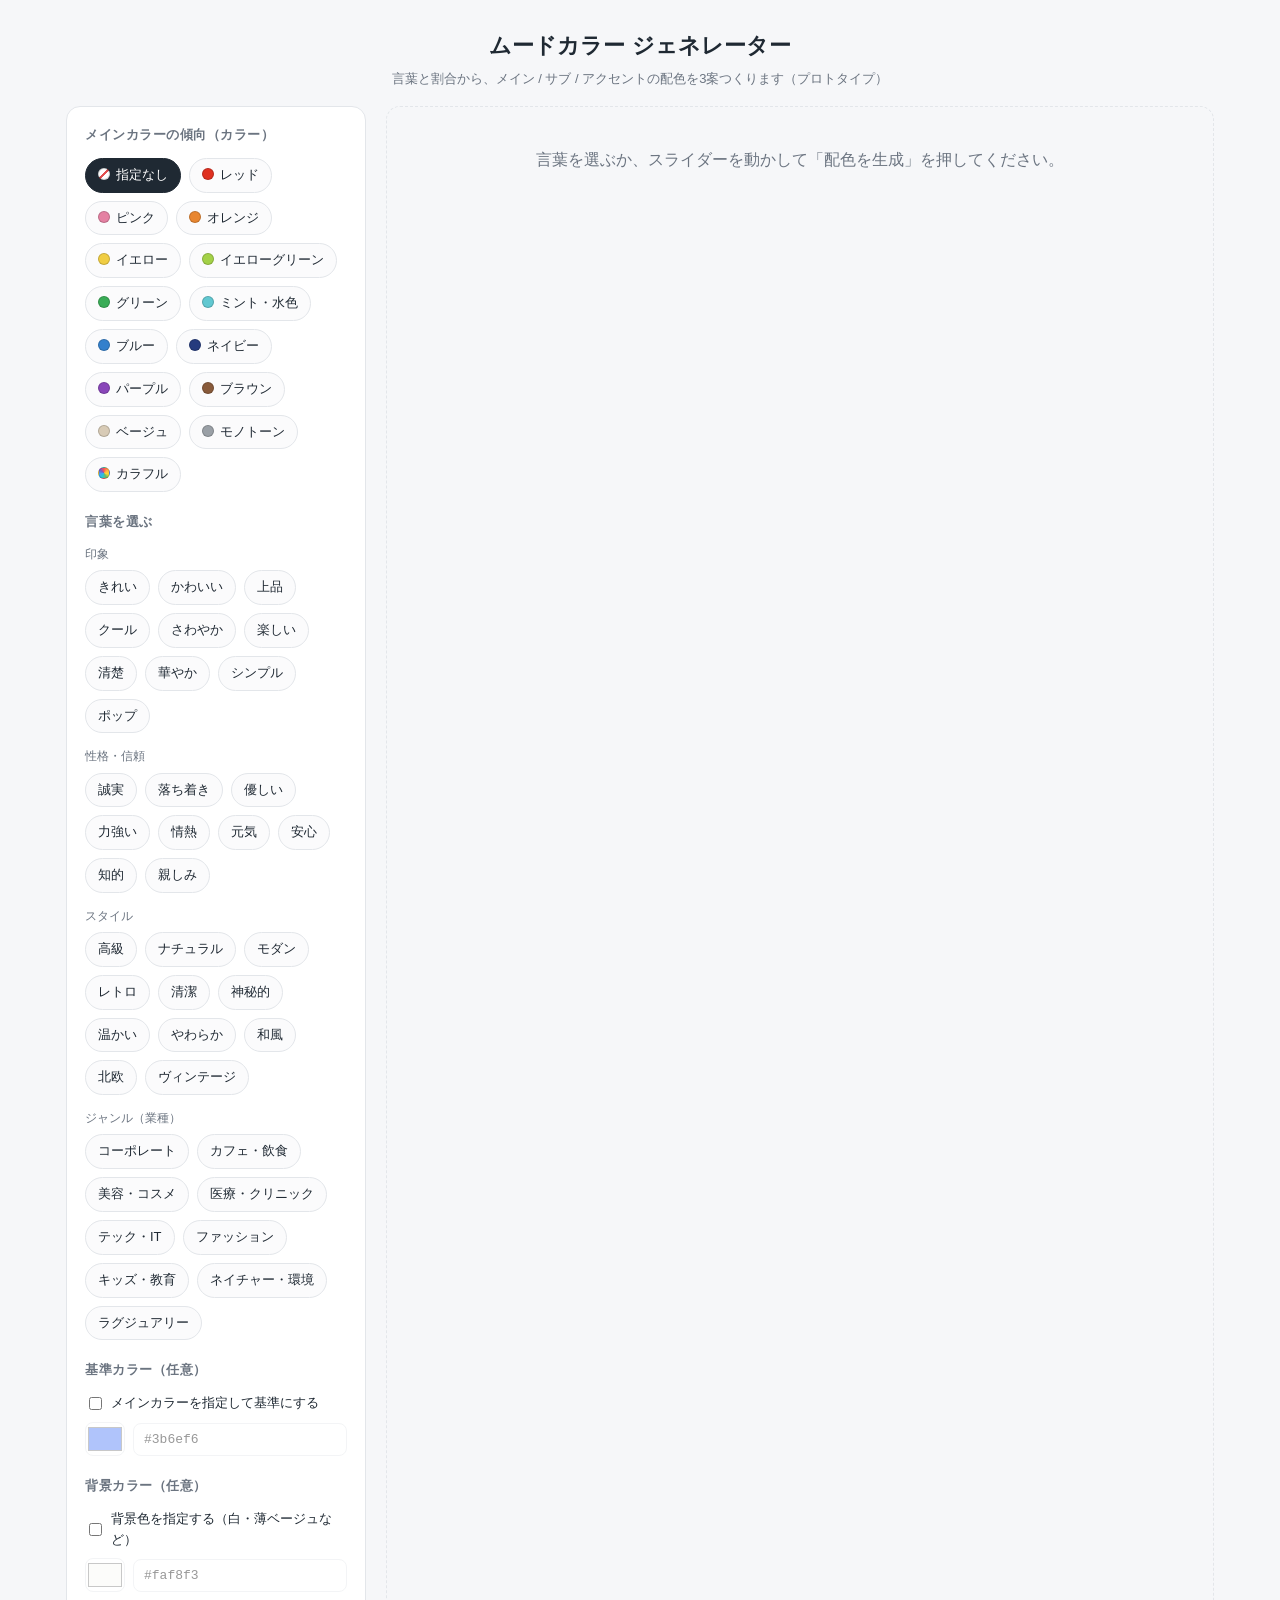
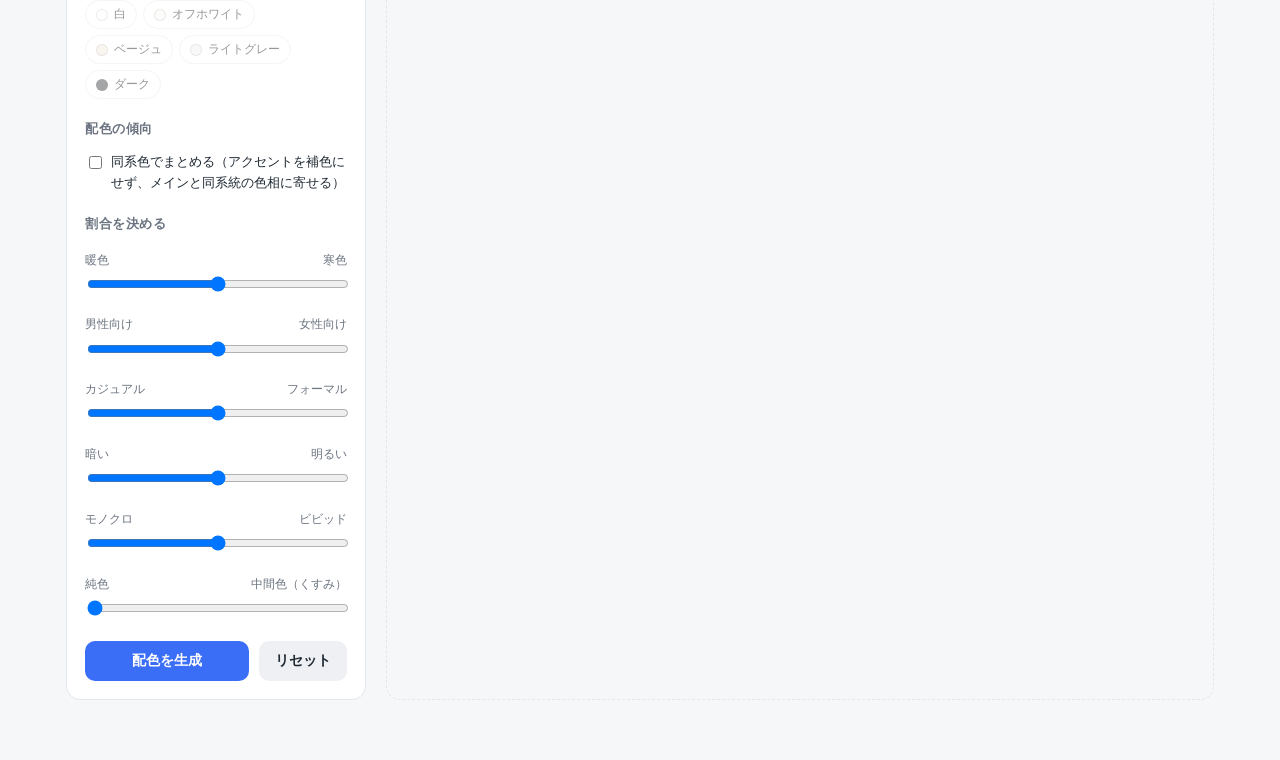
<file: palette/index.html>
<!DOCTYPE html>
<html lang="ja">
<head>
<meta charset="UTF-8">
<meta name="viewport" content="width=device-width, initial-scale=1.0">
<title>ムードカラー ジェネレーター（プロトタイプ）</title>
<style>
  :root {
    --bg: #f6f7f9;
    --card: #ffffff;
    --line: #e3e6ea;
    --ink: #1f2933;
    --muted: #6b7480;
    --accent: #3b6ef6;
  }
  * { box-sizing: border-box; }
  body {
    margin: 0;
    font-family: -apple-system, "Hiragino Kaku Gothic ProN", "Yu Gothic", Meiryo, sans-serif;
    background: var(--bg);
    color: var(--ink);
    line-height: 1.6;
  }
  header {
    padding: 28px 20px 16px;
    text-align: center;
  }
  header h1 { margin: 0 0 6px; font-size: 22px; }
  header p { margin: 0; color: var(--muted); font-size: 13px; }
  .wrap {
    max-width: 1180px;
    margin: 0 auto;
    padding: 0 16px 60px;
    display: grid;
    grid-template-columns: 300px minmax(0, 1fr);
    gap: 20px;
  }
  @media (max-width: 860px) {
    .wrap { grid-template-columns: minmax(0, 1fr); }
  }
  .panel {
    background: var(--card);
    border: 1px solid var(--line);
    border-radius: 14px;
    padding: 18px;
  }
  .panel h2 {
    font-size: 13px;
    letter-spacing: .04em;
    color: var(--muted);
    margin: 0 0 12px;
    text-transform: uppercase;
  }
  .kw-group { margin-bottom: 14px; }
  .kw-group > span {
    display: block;
    font-size: 12px;
    color: var(--muted);
    margin-bottom: 6px;
  }
  .chips { display: flex; flex-wrap: wrap; gap: 8px; }
  .chip {
    position: relative;
    cursor: pointer;
    user-select: none;
  }
  .chip input { position: absolute; opacity: 0; pointer-events: none; }
  .chip span {
    display: inline-block;
    padding: 6px 12px;
    border: 1px solid var(--line);
    border-radius: 999px;
    font-size: 13px;
    background: #fbfbfc;
    transition: .15s;
  }
  .chip input:checked + span {
    background: var(--ink);
    color: #fff;
    border-color: var(--ink);
  }
  .chip.color i {
    display: inline-block;
    width: 12px; height: 12px;
    border-radius: 50%;
    margin-right: 6px;
    vertical-align: -1px;
    border: 1px solid rgba(0,0,0,.18);
  }
  .chip.color i.none {
    background: #fff;
    background-image: linear-gradient(135deg, transparent 44%, #e35050 44%, #e35050 56%, transparent 56%);
  }
  .slider { margin: 16px 0; }
  .slider label {
    display: flex;
    justify-content: space-between;
    font-size: 12px;
    color: var(--muted);
    margin-bottom: 4px;
  }
  .slider input[type=range] { width: 100%; }
  .btn-row { display: flex; gap: 10px; margin-top: 18px; }
  button {
    flex: 1;
    padding: 11px;
    border: 0;
    border-radius: 10px;
    font-size: 14px;
    font-weight: 600;
    cursor: pointer;
  }
  #gen { background: var(--accent); color: #fff; }
  #reset { background: #eef0f3; color: var(--ink); flex: 0 0 auto; padding: 11px 16px; }

  .basecolor { display: flex; align-items: center; gap: 8px; flex-wrap: wrap; }
  .basecolor .toggle { flex-basis: 100%; font-size: 13px; display: flex; align-items: center; gap: 6px; cursor: pointer; }
  .basecolor input[type=color] {
    width: 40px; height: 34px; padding: 0; border: 1px solid var(--line);
    border-radius: 8px; background: none; cursor: pointer;
  }
  .basecolor input[type=text] {
    flex: 1; min-width: 110px; padding: 8px 10px; border: 1px solid var(--line);
    border-radius: 8px; font-family: ui-monospace, Menlo, monospace; font-size: 13px;
  }
  .basecolor.off input[type=color],
  .basecolor.off input[type=text] { opacity: .4; pointer-events: none; }
  .basecolor .presets { flex-basis: 100%; display: flex; gap: 6px; flex-wrap: wrap; }
  .basecolor .presets button {
    flex: 0 0 auto; padding: 5px 10px; font-size: 12px; font-weight: 500;
    border: 1px solid var(--line); border-radius: 999px; background: #fff;
    cursor: pointer; display: flex; align-items: center; gap: 6px;
  }
  .basecolor .presets button i {
    width: 12px; height: 12px; border-radius: 50%;
    border: 1px solid rgba(0,0,0,.18); display: inline-block;
  }
  .basecolor.off .presets { opacity: .4; pointer-events: none; }

  .toggle-row {
    display: flex; align-items: flex-start; gap: 6px;
    font-size: 13px; cursor: pointer;
  }
  .toggle-row input { margin-top: 4px; }

  .patterns { display: grid; gap: 16px; }
  .pattern {
    background: var(--card);
    border: 1px solid var(--line);
    border-radius: 14px;
    overflow: hidden;
  }
  .pattern-head {
    display: flex;
    justify-content: space-between;
    align-items: center;
    padding: 12px 16px;
    border-bottom: 1px solid var(--line);
  }
  .pattern-head b { font-size: 14px; }
  .pattern-head small { color: var(--muted); font-size: 12px; }
  .swatches { display: grid; grid-template-columns: repeat(4, minmax(0, 1fr)); }
  .sw {
    aspect-ratio: 3 / 2;
    min-width: 0;
    overflow: hidden;
    display: flex;
    flex-direction: column;
    justify-content: flex-end;
    padding: 10px;
    cursor: pointer;
    position: relative;
  }
  .sw .role {
    font-size: 11px;
    opacity: .85;
    font-weight: 600;
  }
  .sw .hex {
    font-size: 12px;
    font-family: ui-monospace, Menlo, monospace;
    letter-spacing: 0;
  }
  .sw .copied {
    position: absolute; top: 8px; right: 10px;
    font-size: 11px; background: rgba(0,0,0,.35); color:#fff;
    padding: 2px 7px; border-radius: 6px; opacity: 0; transition:.2s;
  }
  .sw.show-copied .copied { opacity: 1; }
  .preview {
    display: flex;
    align-items: center;
    justify-content: space-between;
    gap: 12px;
    padding: 16px 18px;
    border-top: 1px solid var(--line);
  }
  .preview .pv-text { display: flex; flex-direction: column; gap: 2px; min-width: 0; }
  .preview .pv-text b { font-size: 15px; }
  .preview .pv-text small { font-size: 11px; }
  .preview .pv-btn {
    flex: 0 0 auto;
    padding: 8px 16px;
    border-radius: 8px;
    font-size: 13px;
    font-weight: 600;
  }
  .empty {
    color: var(--muted);
    text-align: center;
    padding: 40px 20px;
    border: 1px dashed var(--line);
    border-radius: 14px;
  }
</style>
</head>
<body>
<header>
  <h1>ムードカラー ジェネレーター</h1>
  <p>言葉と割合から、メイン / サブ / アクセントの配色を3案つくります（プロトタイプ）</p>
</header>

<div class="wrap">
  <!-- 入力パネル -->
  <div class="panel">
    <h2>メインカラーの傾向（カラー）</h2>
    <div id="colorfam" class="chips"></div>

    <h2 style="margin-top:20px">言葉を選ぶ</h2>
    <div id="keywords"></div>

    <h2 style="margin-top:20px">基準カラー（任意）</h2>
    <div class="basecolor off" id="basecolor">
      <label class="toggle"><input type="checkbox" id="useBase"> メインカラーを指定して基準にする</label>
      <input type="color" id="basePick" value="#3b6ef6">
      <input type="text" id="baseHex" value="#3b6ef6" spellcheck="false">
    </div>

    <h2 style="margin-top:20px">背景カラー（任意）</h2>
    <div class="basecolor off" id="bgcolor">
      <label class="toggle"><input type="checkbox" id="useBg"> 背景色を指定する（白・薄ベージュなど）</label>
      <input type="color" id="bgPick" value="#faf8f3">
      <input type="text" id="bgHex" value="#faf8f3" spellcheck="false">
      <div class="presets" id="bgPresets"></div>
    </div>

    <h2 style="margin-top:20px">配色の傾向</h2>
    <label class="toggle-row">
      <input type="checkbox" id="sameHue">
      同系色でまとめる（アクセントを補色にせず、メインと同系統の色相に寄せる）
    </label>

    <h2 style="margin-top:20px">割合を決める</h2>
    <div class="slider">
      <label><span>暖色</span><span>寒色</span></label>
      <input type="range" id="warm" min="-100" max="100" value="0">
    </div>
    <div class="slider">
      <label><span>男性向け</span><span>女性向け</span></label>
      <input type="range" id="gender" min="-100" max="100" value="0">
    </div>
    <div class="slider">
      <label><span>カジュアル</span><span>フォーマル</span></label>
      <input type="range" id="formal" min="-100" max="100" value="0">
    </div>
    <div class="slider">
      <label><span>暗い</span><span>明るい</span></label>
      <input type="range" id="light" min="-100" max="100" value="0">
    </div>
    <div class="slider">
      <label><span>モノクロ</span><span>ビビッド</span></label>
      <input type="range" id="vivid" min="-100" max="100" value="0">
    </div>
    <div class="slider">
      <label><span>純色</span><span>中間色（くすみ）</span></label>
      <input type="range" id="muted" min="0" max="100" value="0">
    </div>

    <div class="btn-row">
      <button id="gen">配色を生成</button>
      <button id="reset">リセット</button>
    </div>
  </div>

  <!-- 出力パネル -->
  <div id="output" class="patterns">
    <div class="empty">言葉を選ぶか、スライダーを動かして「配色を生成」を押してください。</div>
  </div>
</div>

<script>
/* ===== キーワード辞書 =====================================================
   各語に、色相(h)・彩度(s 0-1)・明度(l 0-1)の傾向と、
   3軸(warm: 暖-寒, gender: 男-女, formal: カジュアル-フォーマル)の寄与を持たせる。
   軸は -1(左) 〜 +1(右)。ここが「言葉→色」の心臓部で、ここを育てていく。 */
const KEYWORDS = {
  '印象': {
    'きれい':   { h: 200, s: .50, l: .66, warm: -.3, gender: +.2, formal: +.3 },
    'かわいい': { h: 340, s: .70, l: .76, warm: +.4, gender: +.9, formal: -.6 },
    '上品':     { h: 300, s: .30, l: .60, warm:  0,  gender: +.4, formal: +.7 },
    'クール':   { h: 205, s: .58, l: .42, warm: -.7, gender: -.4, formal: +.4 },
    'さわやか': { h: 165, s: .58, l: .64, warm: -.3, gender: +.1, formal: -.1 },
    '楽しい':   { h:  48, s: .85, l: .64, warm: +.5, gender: +.2, formal: -.8 },
    '清楚':     { h: 190, s: .28, l: .80, warm: -.2, gender: +.4, formal: +.3 },
    '華やか':   { h: 330, s: .72, l: .62, warm: +.3, gender: +.6, formal: -.1 },
    'シンプル': { h: 210, s: .10, l: .72, warm: -.1, gender:  0,  formal: +.5 },
    'ポップ':   { h:  55, s: .90, l: .66, warm: +.5, gender: +.2, formal: -.9 },
  },
  '性格・信頼': {
    '誠実':     { h: 220, s: .52, l: .46, warm: -.5, gender: -.3, formal: +.6 },
    '落ち着き': { h: 210, s: .30, l: .46, warm: -.4, gender:  0,  formal: +.5 },
    '優しい':   { h:  22, s: .45, l: .78, warm: +.5, gender: +.6, formal: -.2 },
    '力強い':   { h:   2, s: .68, l: .36, warm: +.4, gender: -.7, formal: +.3 },
    '情熱':     { h:   5, s: .88, l: .50, warm: +.9, gender: -.1, formal: -.2 },
    '元気':     { h:  35, s: .85, l: .60, warm: +.9, gender:  0,  formal: -.7 },
    '安心':     { h: 145, s: .40, l: .62, warm:  0,  gender: +.2, formal: +.2 },
    '知的':     { h: 230, s: .35, l: .42, warm: -.5, gender: -.2, formal: +.7 },
    '親しみ':   { h:  40, s: .65, l: .66, warm: +.7, gender: +.2, formal: -.5 },
  },
  'スタイル': {
    '高級':     { h: 275, s: .35, l: .26, warm: -.1, gender: -.2, formal: +.9 },
    'ナチュラル':{ h:  90, s: .40, l: .55, warm: +.1, gender: +.1, formal: -.2 },
    'モダン':   { h: 185, s: .24, l: .45, warm: -.2, gender: -.2, formal: +.6 },
    'レトロ':   { h:  30, s: .55, l: .50, warm: +.6, gender:  0,  formal:  0 },
    '清潔':     { h: 195, s: .34, l: .80, warm: -.4, gender:  0,  formal: +.3 },
    '神秘的':   { h: 270, s: .50, l: .32, warm: -.2, gender: +.2, formal: +.5 },
    '温かい':   { h:  25, s: .65, l: .62, warm: +.9, gender: +.2, formal: -.3 },
    'やわらか': { h:  45, s: .40, l: .82, warm: +.3, gender: +.5, formal: -.4 },
    '和風':     { h:   8, s: .32, l: .38, warm: +.4, gender: -.1, formal: +.5 },
    '北欧':     { h:  40, s: .20, l: .72, warm: +.1, gender: +.2, formal: +.2 },
    'ヴィンテージ':{ h: 28, s: .45, l: .44, warm: +.5, gender: -.1, formal: +.2 },
  },
  // muuuuu.org のカテゴリー検索を参考にした「業種・ジャンル」。
  // 各業種で実際に多い配色の傾向を種として持たせる（今後の拡張ポイント）。
  'ジャンル（業種）': {
    'コーポレート':     { h: 215, s: .55, l: .42, warm: -.5, gender: -.2, formal: +.8 },
    'カフェ・飲食':     { h:  25, s: .50, l: .48, warm: +.7, gender: +.1, formal: -.1 },
    '美容・コスメ':     { h: 345, s: .35, l: .74, warm: +.3, gender: +.8, formal: +.2 },
    '医療・クリニック': { h: 190, s: .45, l: .60, warm: -.4, gender:  0,  formal: +.4 },
    'テック・IT':       { h: 250, s: .55, l: .46, warm: -.3, gender: -.2, formal: +.5 },
    'ファッション':     { h: 280, s: .08, l: .24, warm: -.1, gender: +.1, formal: +.7 },
    'キッズ・教育':     { h:  45, s: .82, l: .66, warm: +.6, gender: +.3, formal: -.8 },
    'ネイチャー・環境': { h: 130, s: .45, l: .48, warm:  0,  gender: +.1, formal:  0 },
    'ラグジュアリー':   { h:  45, s: .55, l: .30, warm: +.3, gender:  0,  formal: +.9 },
  },
};

/* ===== カラー（メインの色系統） =========================================
   muuuuu.org の「カラー」カテゴリ相当。選ぶとメインの色相を固定寄りにする。
   mono=無彩色寄り / colorful=生成のたびに色相が変わる。 */
const COLORS = [
  { key: 'red',      name: 'レッド',           h:   5, s: .75, l: .50 },
  { key: 'pink',     name: 'ピンク',           h: 340, s: .65, l: .70 },
  { key: 'orange',   name: 'オレンジ',         h:  28, s: .80, l: .55 },
  { key: 'yellow',   name: 'イエロー',         h:  48, s: .85, l: .60 },
  { key: 'ygreen',   name: 'イエローグリーン', h:  80, s: .60, l: .55 },
  { key: 'green',    name: 'グリーン',         h: 135, s: .50, l: .45 },
  { key: 'teal',     name: 'ミント・水色',     h: 185, s: .55, l: .60 },
  { key: 'blue',     name: 'ブルー',           h: 210, s: .60, l: .50 },
  { key: 'navy',     name: 'ネイビー',         h: 225, s: .55, l: .32 },
  { key: 'purple',   name: 'パープル',         h: 275, s: .45, l: .50 },
  { key: 'brown',    name: 'ブラウン',         h:  25, s: .40, l: .38 },
  { key: 'beige',    name: 'ベージュ',         h:  38, s: .30, l: .78 },
  { key: 'mono',     name: 'モノトーン',       h: 220, s: .00, l: .50, mono: true },
  { key: 'colorful', name: 'カラフル',         h:   0, s: .70, l: .55, colorful: true },
];

/* ===== ユーティリティ ==================================================== */
const clamp = (v, lo, hi) => Math.max(lo, Math.min(hi, v));
const wrap  = (h) => ((h % 360) + 360) % 360;

// シード付き乱数（同じシードなら同じ結果 → 「別案」を再現・共有できる素地）
function mulberry32(a) {
  return function () {
    a |= 0; a = a + 0x6D2B79F5 | 0;
    let t = Math.imul(a ^ a >>> 15, 1 | a);
    t = t + Math.imul(t ^ t >>> 7, 61 | t) ^ t;
    return ((t ^ t >>> 14) >>> 0) / 4294967296;
  };
}
// -amt 〜 +amt の微ゆらぎ（色相・彩度・明度に「案ごとの揺れ」を与える）
const jit = (rng, amt) => (rng() * 2 - 1) * amt;

/* ===== 配色スキームのプール ==============================================
   ボタンを押すたびに、この中から3つを選び直して「別案」を作る。
   各スキームは基準HSL(H,S,L)と乱数rngから main/sub/accent を返す。 */
const SCHEMES = [
  { name: '補色ベース', note: 'アクセント = メインの補色(+180°付近)',
    make: (H, S, L, rng) => ({
      main:   [H, S, L],
      sub:    [wrap(H + jit(rng, 10)), S * 0.45, clamp(L + 0.20, 0, 0.92)],
      accent: [wrap(H + 180 + jit(rng, 12)), clamp(S + 0.15, 0, 0.95), clamp(L + jit(rng, 0.04), 0.2, 0.9)],
    }) },
  { name: '類似色ベース', note: 'サブは近い色相、アクセントは反対寄り(+165°)',
    make: (H, S, L, rng) => ({
      main:   [H, S, L],
      sub:    [wrap(H - 30 + jit(rng, 8)), S * 0.8, clamp(L + 0.12, 0, 0.90)],
      accent: [wrap(H + 165 + jit(rng, 12)), clamp(S + 0.12, 0, 0.95), clamp(L - 0.05, 0.2, 1)],
    }) },
  { name: 'トーン差ベース', note: '同系でトーンを離し、アクセントで締める(+195°)',
    make: (H, S, L, rng) => ({
      main:   [H, S, L],
      sub:    [wrap(H + 20 + jit(rng, 8)), S * 0.55, clamp(L + 0.24, 0, 0.92)],
      accent: [wrap(H + 195 + jit(rng, 10)), S, clamp(L - 0.14, 0.18, 1)],
    }) },
  { name: '三色配色（トライアド）', note: '色相を120°ずつ離した鮮やかな3色',
    make: (H, S, L, rng) => ({
      main:   [H, S, L],
      sub:    [wrap(H + 120 + jit(rng, 10)), S * 0.7, clamp(L + 0.06, 0, 0.90)],
      accent: [wrap(H + 240 + jit(rng, 10)), clamp(S + 0.08, 0, 0.95), L],
    }) },
  { name: '分裂補色', note: '補色の両隣を使うバランス型(+150°/+210°)',
    make: (H, S, L, rng) => ({
      main:   [H, S, L],
      sub:    [wrap(H + 150 + jit(rng, 10)), S * 0.6, clamp(L + 0.10, 0, 0.90)],
      accent: [wrap(H + 210 + jit(rng, 10)), clamp(S + 0.12, 0, 0.95), clamp(L - 0.04, 0.2, 1)],
    }) },
  { name: '同系トーン', note: '同じ色相で明度差をつけた落ち着いた配色',
    make: (H, S, L, rng) => ({
      main:   [H, S, L],
      sub:    [wrap(H + jit(rng, 6)), S * 0.4, clamp(L + 0.22, 0, 0.92)],
      accent: [wrap(H + jit(rng, 6)), clamp(S + 0.20, 0, 0.95), clamp(L - 0.20, 0.15, 1)],
    }) },
];

// 色相の平均は円環なので、単位ベクトルに直して平均する
function circularMean(hues) {
  let x = 0, y = 0;
  for (const h of hues) { x += Math.cos(h * Math.PI / 180); y += Math.sin(h * Math.PI / 180); }
  let a = Math.atan2(y, x) * 180 / Math.PI;
  return (a + 360) % 360;
}
// h1 から h2 へ、比率 t(0-1) だけ最短方向に回す
function blendHue(h1, h2, t) {
  let d = ((h2 - h1 + 540) % 360) - 180;
  return (h1 + d * t + 360) % 360;
}
function hslToHex(h, s, l) {
  s = clamp(s, 0, 1); l = clamp(l, 0, 1);
  const c = (1 - Math.abs(2 * l - 1)) * s;
  const x = c * (1 - Math.abs(((h / 60) % 2) - 1));
  const m = l - c / 2;
  let r, g, b;
  if (h < 60)      [r, g, b] = [c, x, 0];
  else if (h < 120)[r, g, b] = [x, c, 0];
  else if (h < 180)[r, g, b] = [0, c, x];
  else if (h < 240)[r, g, b] = [0, x, c];
  else if (h < 300)[r, g, b] = [x, 0, c];
  else             [r, g, b] = [c, 0, x];
  const to = v => Math.round((v + m) * 255).toString(16).padStart(2, '0');
  return '#' + to(r) + to(g) + to(b);
}
// #RRGGBB → {h,s,l}（基準カラー指定を種に使うため）
function hexToHsl(hex) {
  const m = /^#?([0-9a-f]{6})$/i.exec(hex.trim());
  if (!m) return null;
  const n = parseInt(m[1], 16);
  const r = ((n >> 16) & 255) / 255, g = ((n >> 8) & 255) / 255, b = (n & 255) / 255;
  const max = Math.max(r, g, b), min = Math.min(r, g, b), d = max - min;
  let h = 0;
  if (d) {
    if (max === r) h = ((g - b) / d) % 6;
    else if (max === g) h = (b - r) / d + 2;
    else h = (r - g) / d + 4;
    h *= 60; if (h < 0) h += 360;
  }
  const l = (max + min) / 2;
  const s = d ? d / (1 - Math.abs(2 * l - 1)) : 0;
  return { h, s, l };
}
// 背景色に対して読みやすい文字色（白/黒）を返す
function textOn(hex) {
  const r = parseInt(hex.substr(1,2),16), g = parseInt(hex.substr(3,2),16), b = parseInt(hex.substr(5,2),16);
  const lum = (0.299*r + 0.587*g + 0.114*b) / 255;
  return lum > 0.6 ? '#1f2933' : '#ffffff';
}

/* ===== 入力を集めて基準HSLを決める ====================================== */
function computeBase() {
  // チェックされた言葉を集める
  const checked = [];
  document.querySelectorAll('#keywords input:checked').forEach(el => {
    const [cat, key] = el.value.split('/');
    checked.push(KEYWORDS[cat][key]);
  });

  // スライダー -1..1
  const warmS   = -(+document.getElementById('warm').value)   / 100; // 左(暖)を +warm にしたいので反転
  const genderS =  (+document.getElementById('gender').value) / 100; // 右(女性) = +
  const formalS =  (+document.getElementById('formal').value) / 100; // 右(フォーマル) = +
  const lightS  =  (+document.getElementById('light').value)  / 100; // 右(明るい) = +
  const vividS  =  (+document.getElementById('vivid').value)  / 100; // 右(ビビッド) = +
  const mutedS  =  (+document.getElementById('muted').value)  / 100; // 0(純色) 〜 1(くすみ)

  // 基準カラー（任意）: チェックONかつ有効な#hexなら、これを種にする
  const useBase = document.getElementById('useBase').checked;
  const baseHsl = useBase ? hexToHsl(document.getElementById('basePick').value) : null;

  // 背景カラー（任意）: 指定されたら3案すべての背景として使う
  const useBg = document.getElementById('useBg').checked;
  const bgOverride = useBg ? hexToHsl(document.getElementById('bgPick').value) : null;

  // --- 種となるHSLと軸平均を作る（優先度: 基準カラー > 言葉 > 中立）---
  let seedHue, seedS, seedL, kwWarm = 0, kwGender = 0, kwFormal = 0;
  if (checked.length) {
    kwWarm   = checked.reduce((a, k) => a + k.warm, 0)   / checked.length;
    kwGender = checked.reduce((a, k) => a + k.gender, 0) / checked.length;
    kwFormal = checked.reduce((a, k) => a + k.formal, 0) / checked.length;
  }
  // カラー（メインの色系統）の選択。基準カラーの次に優先する色相アンカー。
  const famKey = document.querySelector('input[name=colorfam]:checked')?.value || '';
  const fam = COLORS.find(c => c.key === famKey);

  if (baseHsl) {
    // 基準カラーを種に。色相はここで固定寄りにする（下のpullで弱めに扱う）
    seedHue = baseHsl.h; seedS = baseHsl.s; seedL = baseHsl.l;
  } else if (fam) {
    // カラー選択が最優先の色相アンカー。カラフルは生成のたび色相が変わる
    seedHue = fam.colorful ? (seed % 360) : fam.h;
    if (checked.length) { // 言葉があればトーン(彩度・明度)は言葉から取る
      seedS = checked.reduce((a, k) => a + k.s, 0) / checked.length;
      seedL = checked.reduce((a, k) => a + k.l, 0) / checked.length;
    } else {
      seedS = fam.s; seedL = fam.l;
    }
    if (fam.mono) seedS = 0.05; // モノトーンは無彩色寄り
  } else if (checked.length) {
    seedHue = circularMean(checked.map(k => k.h));
    seedS   = checked.reduce((a, k) => a + k.s, 0) / checked.length;
    seedL   = checked.reduce((a, k) => a + k.l, 0) / checked.length;
  } else {
    seedHue = 210; seedS = 0.55; seedL = 0.55; // 言葉なし → 中立の種
  }

  // 言葉とスライダーを合成した実効の3軸（-1..1）
  const warm   = clamp(kwWarm   * 0.5 + warmS   * (checked.length ? 0.6 : 1), -1, 1);
  const gender = clamp(kwGender * 0.5 + genderS * (checked.length ? 0.6 : 1), -1, 1);
  const formal = clamp(kwFormal * 0.5 + formalS * (checked.length ? 0.6 : 1), -1, 1);

  // --- 色相：暖/寒スライダーで暖色(30°)⇔寒色(215°)へ引っぱる ---
  // 基準カラー指定時は主色の色相をなるべく保つため引っぱりを弱める
  const warmTarget = warm >= 0 ? 30 : 215;
  const pull = Math.abs(warm) * (baseHsl ? 0.12 : (fam ? 0.15 : (checked.length ? 0.35 : 0.85)));
  let H = blendHue(seedHue, warmTarget, pull);

  // --- 彩度：フォーマル→下げ / 彩度スライダー / 中間色でくすませる ---
  let S = seedS * (1 - formal * 0.4);
  S = vividS >= 0 ? S + (1 - S) * vividS   // ビビッド寄り: 1へ近づける
                  : S * (1 + vividS);      // モノクロ寄り: 0へ近づける
  S = S * (1 - mutedS) + 0.30 * mutedS;    // 中間色: 彩度を鈍い値(0.30)へブレンド
  S = clamp(S + gender * 0.05, 0, 0.98);

  // --- 明度：女性→明るく / フォーマル→暗く / 明度スライダー / 中間色は中庸へ ---
  let L = seedL + gender * 0.10 - formal * 0.10;
  L = lightS >= 0 ? L + (0.92 - L) * lightS // 明るい方向
                  : L + (L - 0.12) * lightS; // 暗い方向(lightS<0)
  L = L * (1 - mutedS * 0.6) + 0.55 * (mutedS * 0.6); // くすみ: 中庸の明度へ寄せる
  L = clamp(L, 0.12, 0.92);

  const hasInput = checked.length > 0 || baseHsl || fam || bgOverride ||
    document.getElementById('sameHue').checked ||
    warmS || genderS || formalS || lightS || vividS || mutedS;
  return { H, S, L, hasInput, bgOverride };
}

/* ===== 同系色モード ======================================================
   「同系色でまとめる」ON時の後処理。スキームが作った sub/accent の色相を
   メイン近傍（sub: ±20° / accent: ±35°）へ圧縮し、色相差の代わりに
   彩度・明度の差でアクセントを成立させる。補色の派手さを抑えたマイルド版。 */
function toSameHue(c, H, S, L) {
  // hue をメイン(H)から range 以内に圧縮する（最短方向の差を比例縮小）
  const near = (hue, range) => {
    const d = ((hue - H + 540) % 360) - 180; // -180..180 の最短差
    return wrap(H + (d / 180) * range);
  };
  const sub = [near(c.sub[0], 20), c.sub[1], c.sub[2]];
  // アクセント: 色相はメイン寄り、彩度をやや上げ、明度をメインから離して差別化
  const aH = near(c.accent[0], 35);
  const aS = clamp(Math.max(c.accent[1], S + 0.12), 0, 0.92);
  const aL = L >= 0.5 ? clamp(L - 0.28, 0.15, 0.90)
                      : clamp(L + 0.30, 0.10, 0.90);
  return { main: c.main, sub, accent: [aH, aS, aL] };
}

/* ===== 3パターン生成 ====================================================
   基準HSLから、配色理論の異なる3案を作る。乱数は使わず入力から一意に決まる。 */
function makePatterns(b, seed) {
  const { H, S, L } = b;
  const sameHue = document.getElementById('sameHue').checked;
  const rng = mulberry32(seed);
  // 背景色: 指定があればそれを全案に使う。無ければメインから自動生成。
  const bg = (mode) => {
    if (b.bgOverride) return [b.bgOverride.h, b.bgOverride.s, b.bgOverride.l]; // ユーザー指定を優先
    if (L < 0.40) return [H, clamp(S * 0.45, 0, 0.5), 0.13];        // ダーク配色 → 暗い背景
    if (mode === 'neutral') return [H, clamp(S * 0.10, 0, 0.12), 0.97];
    if (mode === 'tint')    return [H, clamp(S * 0.28, 0, 0.32), 0.95];
    return [H, clamp(S * 0.20, 0, 0.25), 0.93];                      // soft
  };
  // スキームをシャッフルして3つ選ぶ（クリックのたびに別の組み合わせ）
  const pool = SCHEMES.slice();
  for (let i = pool.length - 1; i > 0; i--) {
    const k = Math.floor(rng() * (i + 1));
    [pool[i], pool[k]] = [pool[k], pool[i]];
  }
  const modes = ['neutral', 'tint', 'soft'];
  return pool.slice(0, 3).map((sc, i) => {
    let c = sc.make(H, S, L, rng);
    let note = sc.note;
    if (sameHue) {
      c = toSameHue(c, H, S, L);
      note = '同系色モード: 色相を揃えて彩度・明度で差別化';
    }
    return { name: sc.name, note, main: c.main, sub: c.sub, accent: c.accent, bg: bg(modes[i]) };
  });
}

/* ===== 描画 ============================================================== */
// 「別案」を決めるシード。ボタンで更新、スライダー調整中は保持する。
let seed = Math.floor(mulberry32(1234)() * 1e9) || 1;
function render() {
  const b = computeBase();
  const out = document.getElementById('output');
  if (!b.hasInput) {
    out.innerHTML = '<div class="empty">言葉を選ぶか、スライダーを動かして「配色を生成」を押してください。</div>';
    return;
  }
  const roles = ['メイン', 'サブ', 'アクセント', '背景'];
  out.innerHTML = makePatterns(b, seed).map(p => {
    const cols = [p.main, p.sub, p.accent, p.bg].map(c => hslToHex(c[0], c[1], c[2]));
    const [main, sub, accent, bgc] = cols;
    const swatches = cols.map((hex, i) => `
      <div class="sw" style="background:${hex};color:${textOn(hex)}" data-hex="${hex}">
        <span class="copied">コピー済</span>
        <span class="role">${roles[i]}</span>
        <span class="hex">${hex.toUpperCase()}</span>
      </div>`).join('');
    // 配色を実際の画面に当てたプレビュー（背景=bg / 見出し=main / ボタン=accent）
    const preview = `
      <div class="preview" style="background:${bgc}">
        <div class="pv-text">
          <b style="color:${main}">見出しテキスト</b>
          <small style="color:${textOn(bgc)};opacity:.75">本文のサンプルです。背景に対する可読性を確認できます。</small>
        </div>
        <span class="pv-btn" style="background:${accent};color:${textOn(accent)}">ボタン</span>
      </div>`;
    return `
      <div class="pattern">
        <div class="pattern-head"><b>${p.name}</b><small>${p.note}</small></div>
        <div class="swatches">${swatches}</div>
        ${preview}
      </div>`;
  }).join('');

  // クリックでコピー
  out.querySelectorAll('.sw').forEach(sw => {
    sw.addEventListener('click', () => {
      navigator.clipboard?.writeText(sw.dataset.hex);
      sw.classList.add('show-copied');
      setTimeout(() => sw.classList.remove('show-copied'), 900);
    });
  });
}

/* ===== 初期化 ============================================================ */
function buildColors() {
  const box = document.getElementById('colorfam');
  const none = `<label class="chip color">
      <input type="radio" name="colorfam" value="" checked><span><i class="none"></i>指定なし</span>
    </label>`;
  box.innerHTML = none + COLORS.map(c => {
    let dot;
    if (c.colorful) dot = 'background:conic-gradient(from 0deg,#ff5252,#ffb142,#fdd835,#66bb6a,#26c6da,#42a5f5,#7e57c2,#ff5252)';
    else if (c.mono) dot = 'background:#9aa0a6';
    else dot = 'background:' + hslToHex(c.h, c.s, c.l);
    return `<label class="chip color">
        <input type="radio" name="colorfam" value="${c.key}"><span><i style="${dot}"></i>${c.name}</span>
      </label>`;
  }).join('');
}

function buildKeywords() {
  const box = document.getElementById('keywords');
  box.innerHTML = Object.entries(KEYWORDS).map(([cat, items]) => `
    <div class="kw-group">
      <span>${cat}</span>
      <div class="chips">
        ${Object.keys(items).map(k => `
          <label class="chip">
            <input type="checkbox" value="${cat}/${k}"><span>${k}</span>
          </label>`).join('')}
      </div>
    </div>`).join('');
}

// --- 基準カラーの操作（カラーピッカーとテキストを同期・ON/OFF切替）---
const basePick = document.getElementById('basePick');
const baseHex  = document.getElementById('baseHex');
const useBase  = document.getElementById('useBase');
const baseBox  = document.getElementById('basecolor');
function syncBaseUI() {
  baseBox.classList.toggle('off', !useBase.checked);
}
useBase.addEventListener('change', () => { syncBaseUI(); render(); });
basePick.addEventListener('input', () => { baseHex.value = basePick.value; render(); });
baseHex.addEventListener('input', () => {
  if (/^#?[0-9a-f]{6}$/i.test(baseHex.value.trim())) {
    basePick.value = baseHex.value.trim().replace(/^#?/, '#');
    render();
  }
});

// --- 背景カラーの操作（ピッカー・テキスト・プリセット・ON/OFF）---
const bgPick = document.getElementById('bgPick');
const bgHex  = document.getElementById('bgHex');
const useBg  = document.getElementById('useBg');
const bgBox  = document.getElementById('bgcolor');
const BG_PRESETS = [
  { name: '白',          hex: '#ffffff' },
  { name: 'オフホワイト', hex: '#faf8f3' },
  { name: 'ベージュ',     hex: '#f2e9d8' },
  { name: 'ライトグレー', hex: '#eef0f2' },
  { name: 'ダーク',       hex: '#1e2126' },
];
document.getElementById('bgPresets').innerHTML = BG_PRESETS.map(p =>
  `<button type="button" data-hex="${p.hex}"><i style="background:${p.hex}"></i>${p.name}</button>`).join('');
function syncBgUI() { bgBox.classList.toggle('off', !useBg.checked); }
function setBg(hex) { bgPick.value = hex; bgHex.value = hex; }
useBg.addEventListener('change', () => { syncBgUI(); render(); });
bgPick.addEventListener('input', () => { bgHex.value = bgPick.value; render(); });
bgHex.addEventListener('input', () => {
  if (/^#?[0-9a-f]{6}$/i.test(bgHex.value.trim())) {
    bgPick.value = bgHex.value.trim().replace(/^#?/, '#');
    render();
  }
});
document.getElementById('bgPresets').addEventListener('click', (e) => {
  const btn = e.target.closest('button'); if (!btn) return;
  setBg(btn.dataset.hex);
  useBg.checked = true; syncBgUI();
  render();
});

buildColors();
buildKeywords();
syncBaseUI();
syncBgUI();
// 「配色を生成」= シードを更新して別案へシャッフル
document.getElementById('gen').addEventListener('click', () => {
  seed = Math.floor(Math.random() * 1e9) || 1;
  render();
});
document.getElementById('reset').addEventListener('click', () => {
  document.querySelectorAll('#keywords input').forEach(el => el.checked = false);
  document.querySelector('input[name=colorfam][value=""]').checked = true;
  ['warm','gender','formal','light','vivid'].forEach(id => document.getElementById(id).value = 0);
  document.getElementById('muted').value = 0;
  useBase.checked = false; syncBaseUI();
  useBg.checked = false; syncBgUI();
  document.getElementById('sameHue').checked = false;
  render();
});
document.getElementById('sameHue').addEventListener('change', render);
// 入力が変わったら自動で更新（生成ボタンを押さなくても反映）
document.querySelectorAll('#colorfam input, #keywords input, .slider input').forEach(el =>
  el.addEventListener('input', render));
</script>
</body>
</html>
</file>
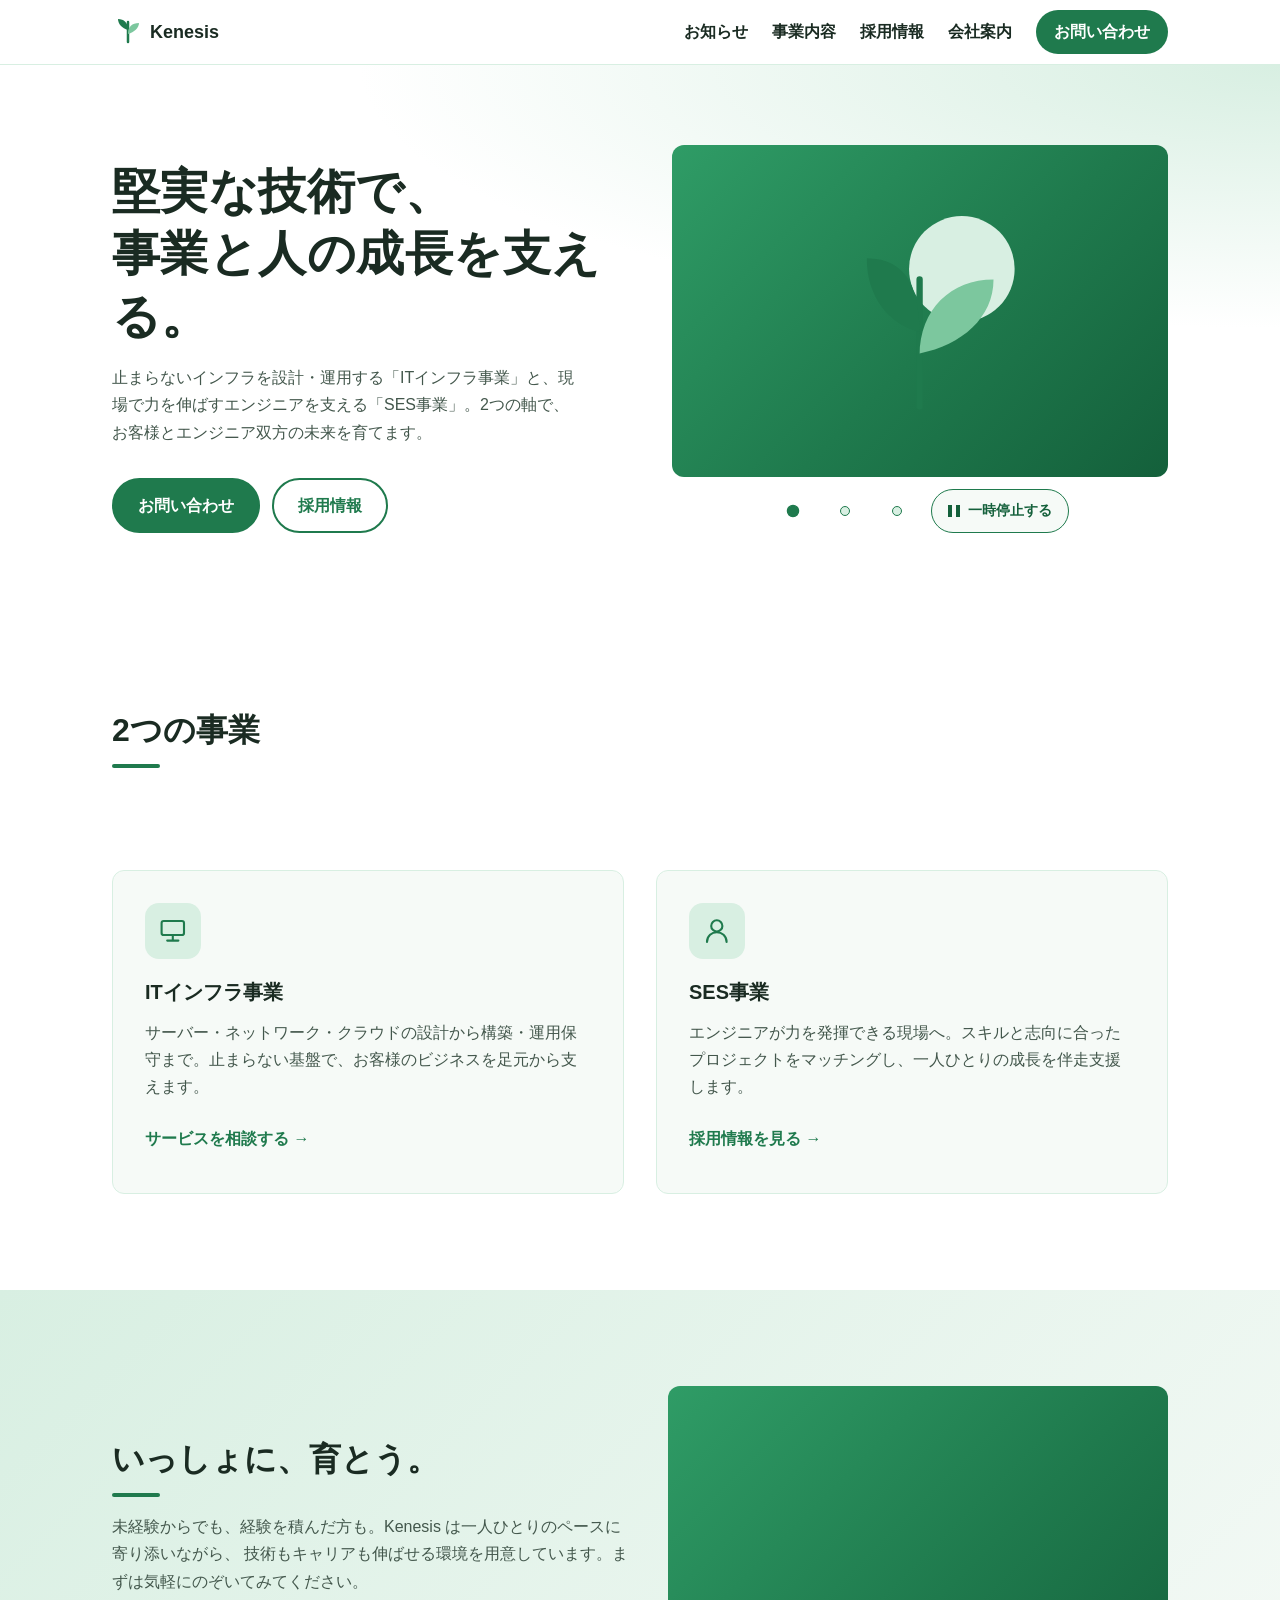
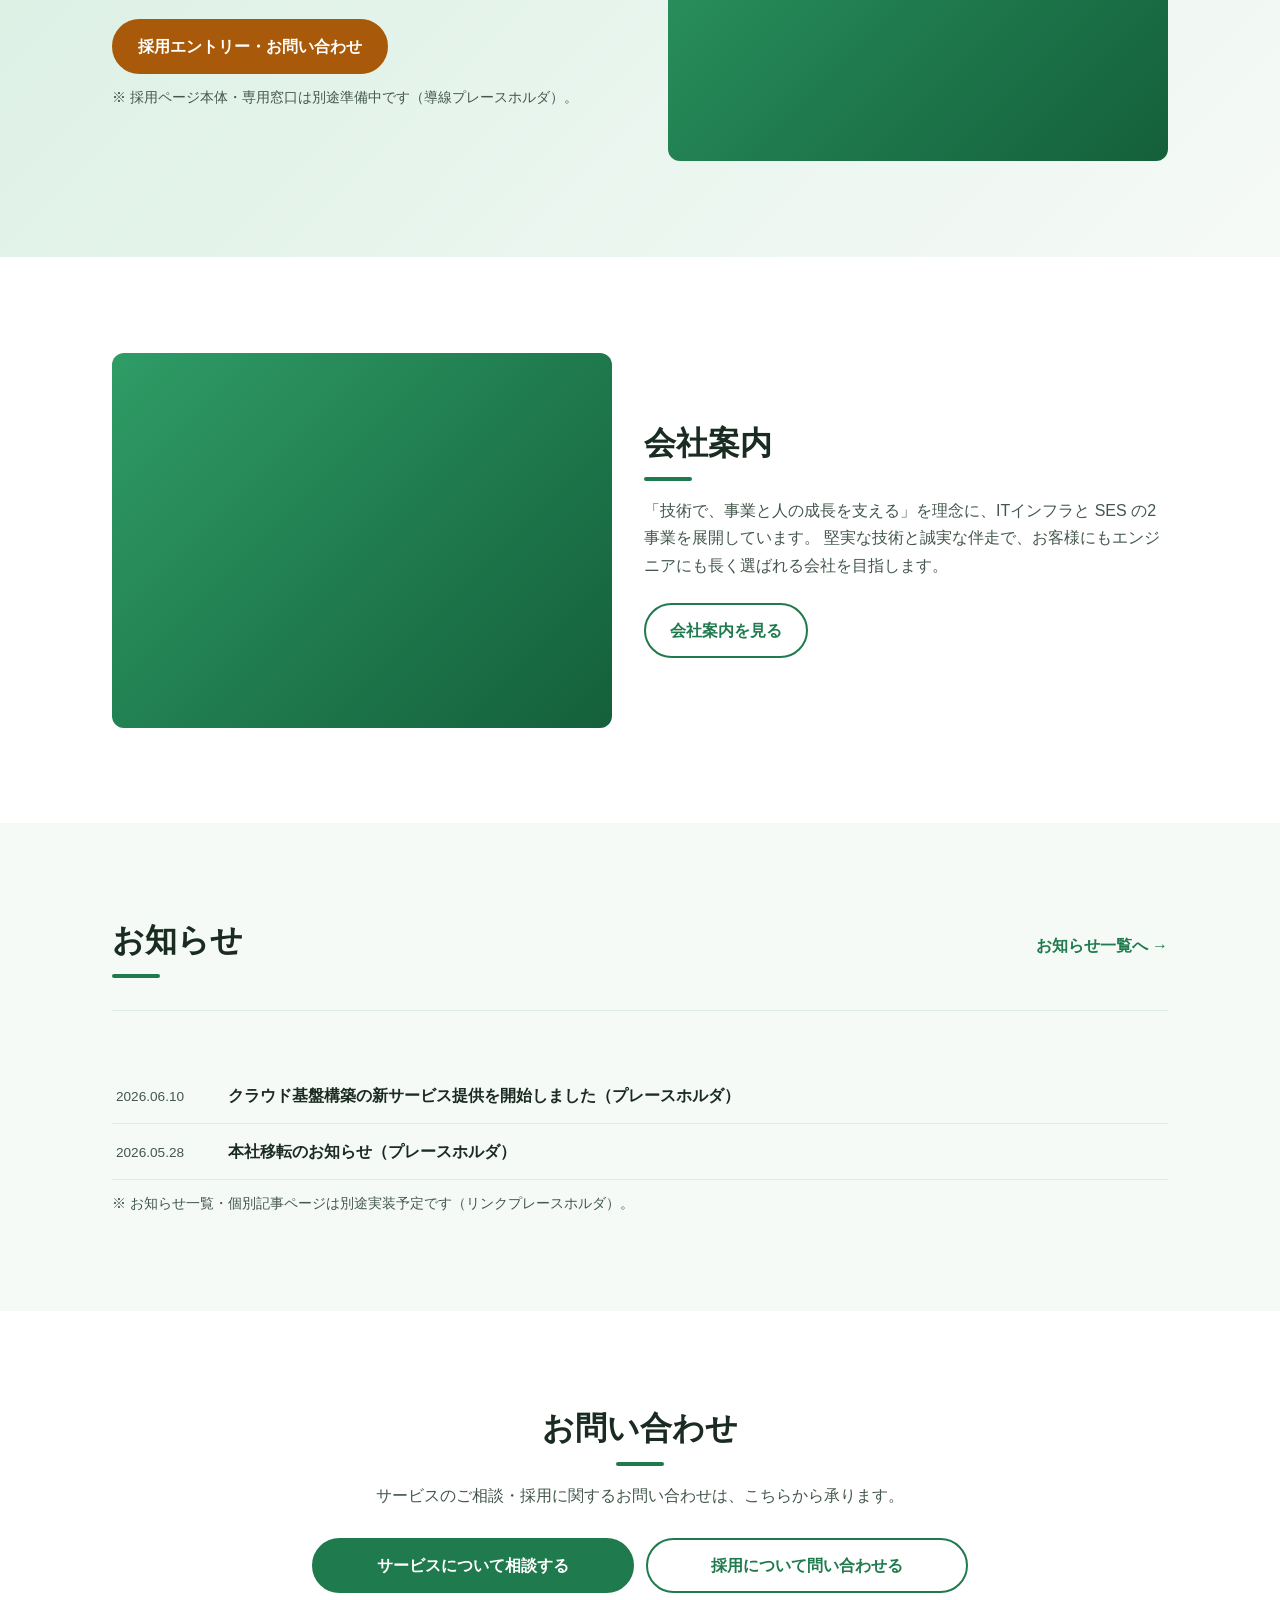
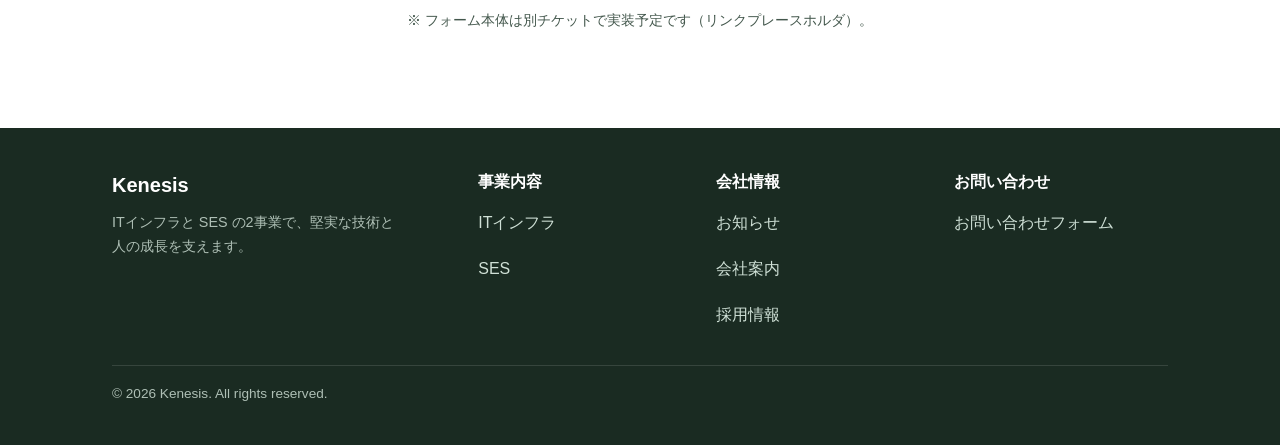
<file: site/index.html>
<!DOCTYPE html>
<html lang="ja">
<head>
  <meta charset="UTF-8">
  <meta name="viewport" content="width=device-width, initial-scale=1">
  <meta name="description" content="Kenesis は ITインフラと SES の2事業で、堅実な技術と人の成長を支えます。サービスのご相談・SES採用エンジニアの応募はこちらから。">
  <meta name="color-scheme" content="light">
  <title>Kenesis ｜ ITインフラ・SES 2事業で技術と成長を支える</title>
  <link rel="icon" type="image/svg+xml" href="assets/favicon.svg">
  <link rel="stylesheet" href="css/style.css">
  <script src="js/main.js" defer></script>
</head>
<body>
  <a class="skip-link" href="#fv">本文へスキップ</a>

  <!-- ============ ヘッダー ============ -->
  <header class="site-header" id="site-header">
    <div class="container site-header__inner">
      <a class="site-header__logo" href="#fv" aria-label="Kenesis ホーム">
        <img src="assets/logo-placeholder.svg" width="160" height="40" alt="Kenesis">
      </a>

      <button
        class="nav-toggle"
        type="button"
        aria-expanded="false"
        aria-controls="primary-nav"
        aria-label="メニューを開く">
        <span class="nav-toggle__bar" aria-hidden="true"></span>
        <span class="nav-toggle__bar" aria-hidden="true"></span>
        <span class="nav-toggle__bar" aria-hidden="true"></span>
      </button>

      <nav class="primary-nav" id="primary-nav" aria-label="グローバルナビゲーション">
        <ul class="primary-nav__list">
          <li><a href="#news">お知らせ</a></li>
          <li><a href="#business">事業内容</a></li>
          <li><a href="#recruit">採用情報</a></li>
          <li><a href="#company">会社案内</a></li>
          <li><a class="primary-nav__cta" href="#contact" data-cta="nav-contact">お問い合わせ</a></li>
        </ul>
      </nav>
    </div>
  </header>

  <main>
    <!-- ============ FV（ファーストビュー） ============ -->
    <section id="fv" class="fv" aria-labelledby="fv-heading">
      <div class="container fv__inner">
        <!-- DOM順: テキスト → ビジュアル → CTA（CSS無効時も要件順を維持） -->
        <div class="fv__text">
          <!-- h1 はページ恒常の大見出し。カルーセルでは書き換えない（アウトライン/SEO/SR安定のため静的） -->
          <h1 id="fv-heading" class="fv__title">堅実な技術で、<br>事業と人の成長を支える。</h1>
          <!-- スライドで切り替わるのは eyebrow / サブコピーのみ。aria-live で SR へ穏当に通知 -->
          <div class="fv__copy" aria-live="polite">
            <!-- スライド1はタグ非表示（JSがスライド2/3で表示・差し替え）。JS無効時もスライド1の見え方を維持 -->
            <p class="fv__eyebrow" style="display:none"></p>
            <p class="fv__sub">
              止まらないインフラを設計・運用する「ITインフラ事業」と、現場で力を伸ばすエンジニアを支える「SES事業」。
              2つの軸で、お客様とエンジニア双方の未来を育てます。
            </p>
          </div>
        </div>

        <div class="fv__visual">
          <!-- 写真領域はCSSグラデーションのプレースホルダ。実写真支給時に各レイヤーへ差し替え。
               3レイヤーをJSでクロスフェード切替（テキストと同期）。装飾のため aria-hidden -->
          <div class="fv__photo-stage">
            <div class="fv__photo fv__photo--1 is-active" aria-hidden="true">
              <svg class="fv__accent" viewBox="0 0 220 220" aria-hidden="true" focusable="false">
                <circle cx="150" cy="70" r="50" fill="#d8efe2"/>
                <path d="M110 200 C110 150 110 110 110 80" stroke="#1f7a4d" stroke-width="6" stroke-linecap="round" fill="none"/>
                <path d="M110 130 C80 122 60 96 60 60 C100 60 110 92 110 132 Z" fill="#1f7a4d"/>
                <path d="M110 150 C150 142 180 116 180 80 C140 80 110 108 110 152 Z" fill="#7cc79e"/>
              </svg>
            </div>
            <div class="fv__photo fv__photo--2" aria-hidden="true">
              <svg class="fv__accent" viewBox="0 0 220 220" aria-hidden="true" focusable="false">
                <rect x="55" y="45" width="110" height="34" rx="6" fill="#d8efe2" stroke="#14603b" stroke-width="4"/>
                <rect x="55" y="93" width="110" height="34" rx="6" fill="#7cc79e" stroke="#14603b" stroke-width="4"/>
                <rect x="55" y="141" width="110" height="34" rx="6" fill="#d8efe2" stroke="#14603b" stroke-width="4"/>
                <circle cx="74" cy="62" r="5" fill="#14603b"/>
                <circle cx="74" cy="110" r="5" fill="#14603b"/>
                <circle cx="74" cy="158" r="5" fill="#14603b"/>
              </svg>
            </div>
            <div class="fv__photo fv__photo--3" aria-hidden="true">
              <svg class="fv__accent" viewBox="0 0 220 220" aria-hidden="true" focusable="false">
                <circle cx="110" cy="78" r="34" fill="#d8efe2" stroke="#14603b" stroke-width="5"/>
                <path d="M52 168 C52 128 80 108 110 108 C140 108 168 128 168 168" fill="#7cc79e" stroke="#14603b" stroke-width="5" stroke-linecap="round"/>
                <path d="M150 60 C170 60 184 74 184 96" fill="none" stroke="#1f7a4d" stroke-width="6" stroke-linecap="round"/>
              </svg>
            </div>
          </div>
          <div class="fv__controls">
            <div class="fv__dots" role="group" aria-label="メインビジュアルのスライド切替">
              <button type="button" class="fv__dot is-active" data-fv-dot="0" aria-label="スライド1: 会社全体を表示" aria-pressed="true"></button>
              <button type="button" class="fv__dot" data-fv-dot="1" aria-label="スライド2: ITインフラ事業を表示" aria-pressed="false"></button>
              <button type="button" class="fv__dot" data-fv-dot="2" aria-label="スライド3: SES事業を表示" aria-pressed="false"></button>
            </div>
            <!-- 恒常的な一時停止/再生コントロール（WCAG 2.2.2 Pause, Stop, Hide）。aria-pressed=true で停止中 -->
            <button type="button" class="fv__playpause" data-fv-playpause aria-pressed="false">
              <span class="fv__playpause-icon" aria-hidden="true"></span>
              <span class="fv__playpause-text">一時停止する</span>
            </button>
          </div>
        </div>

        <div class="fv__cta">
          <a class="btn btn--primary" href="#contact" data-cta="contact">お問い合わせ</a>
          <a class="btn btn--secondary" href="#recruit" data-cta="recruit">採用情報</a>
        </div>
      </div>
    </section>

    <!-- ============ 事業紹介（2事業 対等） ============ -->
    <section id="business" class="business section" aria-labelledby="business-heading">
      <div class="container">
        <h2 id="business-heading" class="section__title">2つの事業</h2>
        <p class="section__lead">ITインフラと SES。どちらも私たちの主軸であり、対等に力を注いでいます。</p>

        <ul class="biz-grid">
          <li class="biz-card">
            <div class="biz-card__icon" aria-hidden="true">
              <svg viewBox="0 0 48 48" focusable="false">
                <rect x="8" y="10" width="32" height="20" rx="3" fill="none" stroke="#1f7a4d" stroke-width="3"/>
                <line x1="16" y1="38" x2="32" y2="38" stroke="#1f7a4d" stroke-width="3" stroke-linecap="round"/>
                <line x1="24" y1="30" x2="24" y2="38" stroke="#1f7a4d" stroke-width="3"/>
              </svg>
            </div>
            <h3 class="biz-card__title">ITインフラ事業</h3>
            <p class="biz-card__desc">
              サーバー・ネットワーク・クラウドの設計から構築・運用保守まで。止まらない基盤で、お客様のビジネスを足元から支えます。
            </p>
            <a class="biz-card__link" href="#contact" data-cta="biz-infra">サービスを相談する</a>
          </li>

          <li class="biz-card">
            <div class="biz-card__icon" aria-hidden="true">
              <svg viewBox="0 0 48 48" focusable="false">
                <circle cx="24" cy="17" r="8" fill="none" stroke="#1f7a4d" stroke-width="3"/>
                <path d="M10 40 C10 31 17 26 24 26 C31 26 38 31 38 40" fill="none" stroke="#1f7a4d" stroke-width="3" stroke-linecap="round"/>
              </svg>
            </div>
            <h3 class="biz-card__title">SES事業</h3>
            <p class="biz-card__desc">
              エンジニアが力を発揮できる現場へ。スキルと志向に合ったプロジェクトをマッチングし、一人ひとりの成長を伴走支援します。
            </p>
            <a class="biz-card__link" href="#recruit" data-cta="biz-ses">採用情報を見る</a>
          </li>
        </ul>
      </div>
    </section>

    <!-- ============ 採用情報（SES） ============ -->
    <section id="recruit" class="recruit section" aria-labelledby="recruit-heading">
      <div class="container recruit__inner">
        <div class="recruit__text">
          <h2 id="recruit-heading" class="section__title">いっしょに、育とう。</h2>
          <p class="section__lead">
            未経験からでも、経験を積んだ方も。Kenesis は一人ひとりのペースに寄り添いながら、
            技術もキャリアも伸ばせる環境を用意しています。まずは気軽にのぞいてみてください。
          </p>
          <a class="btn btn--accent" href="#contact" data-cta="recruit-apply">採用エントリー・お問い合わせ</a>
          <p class="recruit__note">※ 採用ページ本体・専用窓口は別途準備中です（導線プレースホルダ）。</p>
        </div>
        <div class="recruit__visual">
          <div class="media-photo" role="img" aria-label="成長するエンジニアと自然をイメージしたビジュアル（プレースホルダ）"></div>
        </div>
      </div>
    </section>

    <!-- ============ 会社案内 ============ -->
    <section id="company" class="company section" aria-labelledby="company-heading">
      <div class="container company__inner">
        <div class="company__text">
          <h2 id="company-heading" class="section__title">会社案内</h2>
          <p class="section__lead">
            「技術で、事業と人の成長を支える」を理念に、ITインフラと SES の2事業を展開しています。
            堅実な技術と誠実な伴走で、お客様にもエンジニアにも長く選ばれる会社を目指します。
          </p>
          <a class="btn btn--secondary" href="#contact" data-cta="company-more">会社案内を見る</a>
        </div>
        <div class="company__visual">
          <div class="media-photo" role="img" aria-label="Kenesisの拠点・チームをイメージしたビジュアル（プレースホルダ）"></div>
        </div>
      </div>
    </section>

    <!-- ============ お知らせ ============ -->
    <section id="news" class="news section" aria-labelledby="news-heading">
      <div class="container news__inner">
        <div class="news__head">
          <h2 id="news-heading" class="section__title">お知らせ</h2>
          <a class="news__more" href="#news" data-cta="news-list">お知らせ一覧へ</a>
        </div>
        <ul class="news__list">
          <li class="news__item">
            <a class="news__link" href="#news">
              <time class="news__date" datetime="2026-06-20">2026.06.20</time>
              <span class="news__title">サマーインターンシップ募集開始のお知らせ（プレースホルダ）</span>
            </a>
          </li>
          <li class="news__item">
            <a class="news__link" href="#news">
              <time class="news__date" datetime="2026-06-10">2026.06.10</time>
              <span class="news__title">クラウド基盤構築の新サービス提供を開始しました（プレースホルダ）</span>
            </a>
          </li>
          <li class="news__item">
            <a class="news__link" href="#news">
              <time class="news__date" datetime="2026-05-28">2026.05.28</time>
              <span class="news__title">本社移転のお知らせ（プレースホルダ）</span>
            </a>
          </li>
        </ul>
        <p class="news__note">※ お知らせ一覧・個別記事ページは別途実装予定です（リンクプレースホルダ）。</p>
      </div>
    </section>

    <!-- ============ お問い合わせ ============ -->
    <section id="contact" class="contact section" aria-labelledby="contact-heading">
      <div class="container contact__inner">
        <h2 id="contact-heading" class="section__title">お問い合わせ</h2>
        <p class="section__lead">サービスのご相談・採用に関するお問い合わせは、こちらから承ります。</p>
        <div class="contact__actions">
          <a class="btn btn--primary" href="#contact" data-cta="contact-service">サービスについて相談する</a>
          <a class="btn btn--secondary" href="#recruit" data-cta="contact-recruit">採用について問い合わせる</a>
        </div>
        <p class="contact__note">※ フォーム本体は別チケットで実装予定です（リンクプレースホルダ）。</p>
      </div>
    </section>
  </main>

  <!-- ============ フッター ============ -->
  <footer class="site-footer">
    <div class="container site-footer__inner">
      <div class="site-footer__col site-footer__col--brand">
        <p class="site-footer__brand">Kenesis</p>
        <p class="site-footer__desc">ITインフラと SES の2事業で、堅実な技術と人の成長を支えます。</p>
      </div>
      <nav class="site-footer__col" aria-label="事業内容">
        <p class="site-footer__heading">事業内容</p>
        <ul>
          <li><a href="#business">ITインフラ</a></li>
          <li><a href="#business">SES</a></li>
        </ul>
      </nav>
      <nav class="site-footer__col" aria-label="会社情報">
        <p class="site-footer__heading">会社情報</p>
        <ul>
          <li><a href="#news">お知らせ</a></li>
          <li><a href="#company">会社案内</a></li>
          <li><a href="#recruit">採用情報</a></li>
        </ul>
      </nav>
      <nav class="site-footer__col" aria-label="お問い合わせ">
        <p class="site-footer__heading">お問い合わせ</p>
        <ul>
          <li><a href="#contact">お問い合わせフォーム</a></li>
        </ul>
      </nav>
      <p class="site-footer__copy">&copy; 2026 Kenesis. All rights reserved.</p>
    </div>
  </footer>
</body>
</html>
</file>
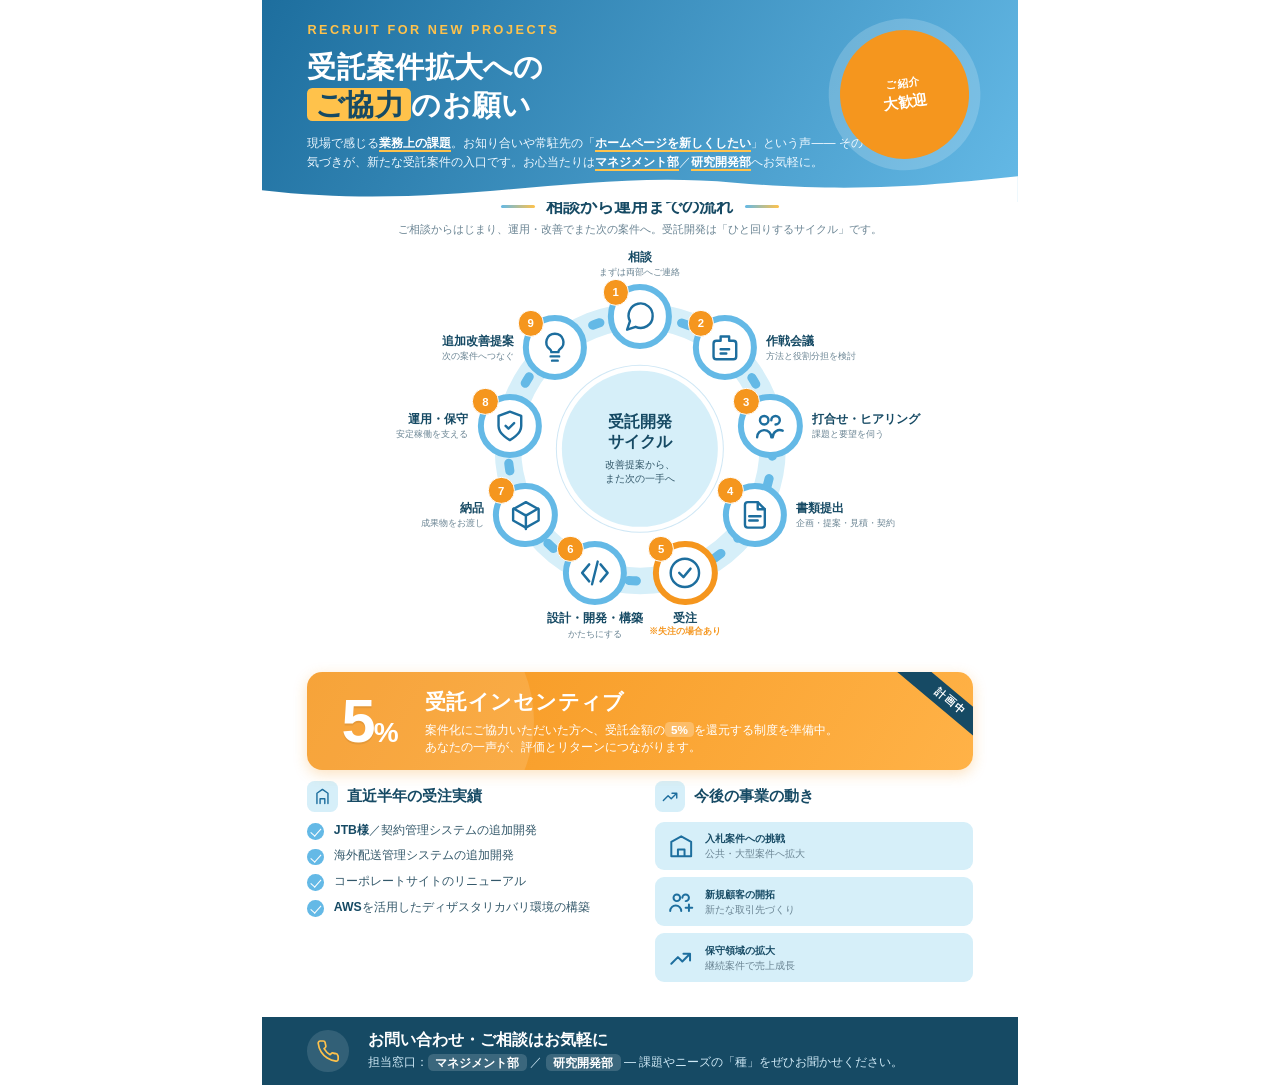
<file: flyers/jutaku-cooperation-b.html>
<!DOCTYPE html>
<html lang="ja">
<head>
<meta charset="UTF-8">
<meta name="viewport" content="width=device-width, initial-scale=1.0">
<title>受託案件拡大へのご協力のお願い（別案）</title>
<style>
  @page { size: A4 portrait; margin: 5mm; }

  :root{
    --main:#64b9e6;
    --main-d:#3897cc;
    --main-dd:#1d6e9e;
    --sub:#d6eff9;
    --accent:#f5961e;
    --accent-2:#ffc24b;
    --navy:#164a64;
    --ink:#33586a;
    --line:#cfe7f5;
  }
  *{ box-sizing:border-box; margin:0; padding:0; }
  html,body{
    font-family:"Hiragino Kaku Gothic ProN","Yu Gothic",Meiryo,sans-serif;
    color:var(--ink);
    -webkit-print-color-adjust:exact; print-color-adjust:exact;
  }
  .sheet{
    width:200mm; min-height:287mm; margin:0 auto;
    background:#fff; position:relative;
    display:flex; flex-direction:column;
  }

  /* ===== 曲線ウェーブ・ヘッダー ===== */
  .hero{
    position:relative; padding:6mm 12mm 8mm;
    background:linear-gradient(120deg,var(--main-dd),var(--main));
    color:#fff; overflow:hidden;
  }
  .hero .wave{ position:absolute;left:0;right:0;bottom:-1px;width:100%;display:block; }
  .hero .eyebrow{ font-size:9.5pt;letter-spacing:.2em;font-weight:700;color:var(--accent-2); }
  .hero h1{ font-size:22pt;font-weight:900;line-height:1.28;margin-top:3mm;letter-spacing:.01em; }
  .hero h1 .hl{ color:var(--navy);background:var(--accent-2);padding:0 2mm;border-radius:1.4mm; }
  .hero .lead{ margin-top:3mm;font-size:9pt;line-height:1.55;max-width:150mm;color:#eef8ff; }
  .hero .lead b{ color:#fff;font-weight:700;border-bottom:2px solid var(--accent-2); }
  /* 円バッジ */
  .hero .badge{
    position:absolute;right:13mm;top:8mm;width:34mm;height:34mm;border-radius:50%;
    background:var(--accent);color:#fff;display:flex;flex-direction:column;
    align-items:center;justify-content:center;text-align:center;
    box-shadow:0 0 0 3mm rgba(255,255,255,.18);transform:rotate(-8deg);
  }
  .hero .badge .s{ font-size:8pt;font-weight:800;letter-spacing:.04em; }
  .hero .badge .l{ font-size:11pt;font-weight:900;line-height:1.2;margin-top:.6mm; }

  .body{ padding:0 12mm; flex:1; display:flex; flex-direction:column; gap:3mm; margin-top:-2mm; }

  .block-title{
    text-align:center;font-size:13pt;font-weight:900;color:var(--navy);
    display:flex;align-items:center;justify-content:center;gap:3mm;
  }
  .block-title::before,.block-title::after{
    content:"";width:9mm;height:3px;border-radius:2px;
    background:linear-gradient(90deg,var(--main),var(--accent-2));
  }
  .block-sub{ text-align:center;font-size:8.4pt;color:#6a8493;margin-top:1mm; }

  /* ===== 円環フロー ===== */
  .cycle-wrap{ display:flex;justify-content:center; }
  .cycle{ position:relative; width:170mm; height:112mm; }
  .cycle .ring{ position:absolute;inset:0;width:100%;height:100%; }
  .cycle .center{
    position:absolute;left:50%;top:50%;transform:translate(-50%,-50%);
    width:44mm;height:44mm;border-radius:50%;background:var(--sub);
    display:flex;flex-direction:column;align-items:center;justify-content:center;text-align:center;
    border:1.5mm solid #fff;box-shadow:0 0 0 1px var(--line);
  }
  .cycle .center .ct{ font-size:12pt;font-weight:900;color:var(--navy);line-height:1.3; }
  .cycle .center .cs{ font-size:7.4pt;color:var(--ink);margin-top:1.4mm;line-height:1.4;padding:0 4mm; }
  /* ノード：円は環の点に正確に乗せ、文言は外向きへ逃がす */
  .node{
    position:absolute;width:17mm;height:17mm;transform:translate(-50%,-50%);
  }
  .node .circle{
    width:17mm;height:17mm;border-radius:50%;
    background:#fff;border:1.6mm solid var(--main);
    display:flex;align-items:center;justify-content:center;position:relative;
  }
  .node .circle svg{ width:9mm;height:9mm;stroke:var(--main-dd);fill:none;stroke-width:1.7;stroke-linecap:round;stroke-linejoin:round; }
  .node .num{
    position:absolute;top:-3mm;left:-3mm;width:7mm;height:7mm;border-radius:50%;
    background:var(--accent);color:#fff;font-size:8.5pt;font-weight:900;
    display:flex;align-items:center;justify-content:center;border:1.4px solid #fff;z-index:2;
  }
  .node .txt{ position:absolute;width:34mm; }
  .node .lbl{ font-size:9pt;font-weight:800;color:var(--navy);line-height:1.25; }
  .node .dsc{ font-size:7pt;color:#6a8493;margin-top:.4mm;line-height:1.3; }
  /* 配置別：イラストにかからないよう外側へ */
  .node.pos-top .txt{ left:50%;bottom:100%;transform:translateX(-50%);margin-bottom:1.6mm;text-align:center; }
  .node.pos-bottom .txt{ left:50%;top:100%;transform:translateX(-50%);margin-top:1.6mm;text-align:center; }
  .node.pos-right .txt{ left:100%;top:50%;transform:translateY(-50%);margin-left:2.4mm;text-align:left; }
  .node.pos-left .txt{ right:100%;top:50%;transform:translateY(-50%);margin-right:2.4mm;text-align:right; }
  .node.warn .circle{ border-color:var(--accent); }
  .node.warn .lbl span{ color:var(--accent);font-size:6.6pt;display:block;font-weight:700; }

  /* ===== インセンティブ（特大・横いっぱい） ===== */
  .incentive{
    position:relative;border-radius:4mm;color:#fff;overflow:hidden;
    background:linear-gradient(120deg,var(--accent),#ffb247);
    padding:4mm 9mm;display:flex;align-items:center;gap:7mm;
    box-shadow:0 4px 14px rgba(245,150,30,.28);
  }
  .incentive::before{
    content:"";position:absolute;left:-10mm;bottom:-22mm;width:70mm;height:70mm;
    border-radius:50%;background:rgba(255,255,255,.12);
  }
  .incentive .ribbon{
    position:absolute;top:5mm;right:-12mm;transform:rotate(40deg);
    background:var(--navy);color:#fff;font-size:8pt;font-weight:800;
    padding:1mm 13mm;letter-spacing:.1em;
  }
  .incentive .big{ flex:0 0 auto;display:flex;align-items:baseline;line-height:1;position:relative; }
  .incentive .big .n{ font-size:46pt;font-weight:900;letter-spacing:-.03em;text-shadow:0 2px 0 rgba(0,0,0,.07); }
  .incentive .big .u{ font-size:21pt;font-weight:900; }
  .incentive .info .h{ font-size:16pt;font-weight:900;letter-spacing:.02em; }
  .incentive .info .d{ font-size:8.8pt;line-height:1.45;margin-top:1.4mm;max-width:110mm; }
  .incentive .info .d b{ background:rgba(255,255,255,.25);padding:.2mm 1.6mm;border-radius:1.2mm;font-weight:800; }

  /* ===== 実績＋今後（2カラム・余白広め） ===== */
  .two{ display:flex;gap:8mm; }
  .two > section{ flex:1; }
  .mini-title{ font-size:11.5pt;font-weight:900;color:var(--navy);display:flex;align-items:center;gap:2.4mm;margin-bottom:2.6mm; }
  .mini-title .ic{ width:8mm;height:8mm;border-radius:2mm;background:var(--sub);display:flex;align-items:center;justify-content:center;flex:0 0 auto; }
  .mini-title .ic svg{ width:5mm;height:5mm;stroke:var(--main-dd);fill:none;stroke-width:1.8;stroke-linecap:round;stroke-linejoin:round; }
  .results{ list-style:none;display:flex;flex-direction:column;gap:2mm; }
  .results li{ display:flex;gap:2.6mm;align-items:flex-start;font-size:9.2pt;line-height:1.45; }
  .results li .dot{ flex:0 0 auto;width:4.4mm;height:4.4mm;border-radius:50%;background:var(--main);margin-top:.4mm;position:relative; }
  .results li .dot::after{ content:"";position:absolute;left:1.5mm;top:.8mm;width:1.3mm;height:2.3mm;border:solid #fff;border-width:0 1.3px 1.3px 0;transform:rotate(42deg); }
  .results li b{ color:var(--navy); }
  .future{ display:flex;flex-direction:column;gap:2mm; }
  .future .item{ display:flex;gap:2.8mm;align-items:center;background:var(--sub);border-radius:2.4mm;padding:2.4mm 3.4mm;font-size:9.2pt; }
  .future .item .ic{ flex:0 0 auto;width:7mm;height:7mm; }
  .future .item .ic svg{ width:7mm;height:7mm;stroke:var(--main-dd);fill:none;stroke-width:1.8;stroke-linecap:round;stroke-linejoin:round; }
  .future .item b{ color:var(--navy); }
  .future .item span{ display:block;font-size:7.6pt;color:#6a8493;margin-top:.3mm; }

  /* ===== フッター ===== */
  .foot{
    margin-top:2mm;background:var(--navy);color:#fff;
    padding:3.5mm 12mm;display:flex;align-items:center;gap:5mm;
  }
  .foot .ic{ flex:0 0 auto;width:11mm;height:11mm;border-radius:50%;background:rgba(255,255,255,.12);display:flex;align-items:center;justify-content:center; }
  .foot .ic svg{ width:6.4mm;height:6.4mm;stroke:var(--accent-2);fill:none;stroke-width:1.7;stroke-linecap:round;stroke-linejoin:round; }
  .foot .h{ font-size:12pt;font-weight:900; }
  .foot .s{ font-size:9pt;color:#cfe9f6;margin-top:.8mm; }
  .foot .s b{ color:#fff;background:rgba(255,255,255,.16);padding:.4mm 2mm;border-radius:1.4mm;font-weight:700; }
</style>
</head>
<body>
<div class="sheet">

  <!-- ===== ヒーロー ===== -->
  <header class="hero">
    <div class="badge"><span class="s">ご紹介</span><span class="l">大歓迎</span></div>
    <div class="eyebrow">RECRUIT FOR NEW PROJECTS</div>
    <h1>受託案件拡大への<br><span class="hl">ご協力</span>のお願い</h1>
    <p class="lead">
      現場で感じる<b>業務上の課題</b>。お知り合いや常駐先の「<b>ホームページを新しくしたい</b>」という声――
      その気づきが、新たな受託案件の入口です。お心当たりは<b>マネジメント部</b>／<b>研究開発部</b>へお気軽に。
    </p>
    <svg class="wave" viewBox="0 0 1200 60" preserveAspectRatio="none" xmlns="http://www.w3.org/2000/svg">
      <path d="M0,40 C300,75 500,5 750,28 C950,46 1080,30 1200,18 L1200,60 L0,60 Z" fill="#ffffff"/>
    </svg>
  </header>

  <div class="body">

    <!-- ===== 円環フロー ===== -->
    <div>
      <div class="block-title">相談から運用までの流れ</div>
      <div class="block-sub">ご相談からはじまり、運用・改善でまた次の案件へ。受託開発は「ひと回りするサイクル」です。</div>

      <div class="cycle-wrap">
        <div class="cycle">
          <!-- 円環の矢印 -->
          <svg class="ring" viewBox="0 0 170 112" xmlns="http://www.w3.org/2000/svg">
            <circle cx="85" cy="56" r="35" fill="none" stroke="#d6eff9" stroke-width="7"/>
            <circle cx="85" cy="56" r="35" fill="none" stroke="#64b9e6" stroke-width="2.4" stroke-dasharray="2 6" stroke-linecap="round"/>
          </svg>

          <div class="center">
            <div class="ct">受託開発<br>サイクル</div>
            <div class="cs">改善提案から、<br>また次の一手へ</div>
          </div>

          <!-- 9ノード（12時から時計回り・円周 中心85,76 半径56mm 上に正確配置） -->
          <div class="node pos-top" style="left:85.0mm;top:21.0mm;">
            <div class="circle"><div class="num">1</div><svg viewBox="0 0 24 24"><path d="M21 11.5a8.4 8.4 0 0 1-12 7.5L3 21l2-6a8.5 8.5 0 1 1 16-3.5Z"/></svg></div>
            <div class="txt"><div class="lbl">相談</div><div class="dsc">まずは両部へご連絡</div></div>
          </div>

          <div class="node pos-right" style="left:107.5mm;top:29.2mm;">
            <div class="circle"><div class="num">2</div><svg viewBox="0 0 24 24"><path d="M9 4h6M9 4v3H6a2 2 0 0 0-2 2v9a2 2 0 0 0 2 2h12a2 2 0 0 0 2-2V9a2 2 0 0 0-2-2h-3V4M9 13h6M9 16h4"/></svg></div>
            <div class="txt"><div class="lbl">作戦会議</div><div class="dsc">方法と役割分担を検討</div></div>
          </div>

          <div class="node pos-right" style="left:119.5mm;top:49.9mm;">
            <div class="circle"><div class="num">3</div><svg viewBox="0 0 24 24"><path d="M16 11a3 3 0 1 0-3-3M8 11a3 3 0 1 0 0-6 3 3 0 0 0 0 6ZM3 20a5 5 0 0 1 10 0M14 20a5 5 0 0 1 7-4.6"/></svg></div>
            <div class="txt"><div class="lbl">打合せ・ヒアリング</div><div class="dsc">課題と要望を伺う</div></div>
          </div>

          <div class="node pos-right" style="left:115.3mm;top:73.5mm;">
            <div class="circle"><div class="num">4</div><svg viewBox="0 0 24 24"><path d="M14 3H7a2 2 0 0 0-2 2v14a2 2 0 0 0 2 2h10a2 2 0 0 0 2-2V8l-5-5Z"/><path d="M14 3v5h5M8 13h8M8 16h6"/></svg></div>
            <div class="txt"><div class="lbl">書類提出</div><div class="dsc">企画・提案・見積・契約</div></div>
          </div>

          <div class="node warn pos-bottom" style="left:97.0mm;top:88.9mm;">
            <div class="circle"><div class="num">5</div><svg viewBox="0 0 24 24"><path d="M12 22a10 10 0 1 0 0-20 10 10 0 0 0 0 20Z"/><path d="m8 12 3 3 5-6"/></svg></div>
            <div class="txt"><div class="lbl">受注<span>※失注の場合あり</span></div></div>
          </div>

          <div class="node pos-bottom" style="left:73.0mm;top:88.9mm;">
            <div class="circle"><div class="num">6</div><svg viewBox="0 0 24 24"><path d="m16 18 5-6-5-6M8 6l-5 6 5 6M14 4l-4 16"/></svg></div>
            <div class="txt"><div class="lbl">設計・開発・構築</div><div class="dsc">かたちにする</div></div>
          </div>

          <div class="node pos-left" style="left:54.7mm;top:73.5mm;">
            <div class="circle"><div class="num">7</div><svg viewBox="0 0 24 24"><path d="M21 16V8l-9-5-9 5v8l9 5 9-5Z"/><path d="m3.3 7.5 8.7 5 8.7-5M12 22V12"/></svg></div>
            <div class="txt"><div class="lbl">納品</div><div class="dsc">成果物をお渡し</div></div>
          </div>

          <div class="node pos-left" style="left:50.5mm;top:49.9mm;">
            <div class="circle"><div class="num">8</div><svg viewBox="0 0 24 24"><path d="M12 22s8-4 8-10V5l-8-3-8 3v7c0 6 8 10 8 10Z"/><path d="m9 12 2 2 4-4"/></svg></div>
            <div class="txt"><div class="lbl">運用・保守</div><div class="dsc">安定稼働を支える</div></div>
          </div>

          <div class="node pos-left" style="left:62.5mm;top:29.2mm;">
            <div class="circle"><div class="num">9</div><svg viewBox="0 0 24 24"><path d="M9 18h6M10 21h4M12 2a6 6 0 0 0-3.5 10.9c.6.5 1 1.3 1 2.1h5c0-.8.4-1.6 1-2.1A6 6 0 0 0 12 2Z"/></svg></div>
            <div class="txt"><div class="lbl">追加改善提案</div><div class="dsc">次の案件へつなぐ</div></div>
          </div>
        </div>
      </div>
    </div>

    <!-- ===== インセンティブ ===== -->
    <section class="incentive">
      <div class="ribbon">計画中</div>
      <div class="big"><span class="n">5</span><span class="u">%</span></div>
      <div class="info">
        <div class="h">受託インセンティブ</div>
        <div class="d">案件化にご協力いただいた方へ、受託金額の<b>5%</b>を還元する制度を準備中。あなたの一声が、評価とリターンにつながります。</div>
      </div>
    </section>

    <!-- ===== 実績＋今後 ===== -->
    <div class="two">
      <section>
        <div class="mini-title"><span class="ic"><svg viewBox="0 0 24 24"><path d="M5 21V8l7-5 7 5v13M9 21v-6h6v6"/></svg></span>直近半年の受注実績</div>
        <ul class="results">
          <li><span class="dot"></span><span><b>JTB様</b>／契約管理システムの追加開発</span></li>
          <li><span class="dot"></span><span>海外配送管理システムの追加開発</span></li>
          <li><span class="dot"></span><span>コーポレートサイトのリニューアル</span></li>
          <li><span class="dot"></span><span><b>AWS</b>を活用したディザスタリカバリ環境の構築</span></li>
        </ul>
      </section>
      <section>
        <div class="mini-title"><span class="ic"><svg viewBox="0 0 24 24"><path d="M3 17l6-6 4 4 7-7M14 8h6v6"/></svg></span>今後の事業の動き</div>
        <div class="future">
          <div class="item"><span class="ic"><svg viewBox="0 0 24 24"><path d="M3 21V8l9-5 9 5v13M9 21v-6h6v6M3 21h18"/></svg></span><span><b>入札案件への挑戦</b><span>公共・大型案件へ拡大</span></span></div>
          <div class="item"><span class="ic"><svg viewBox="0 0 24 24"><path d="M16 11a3 3 0 1 0-3-3M8 11a3 3 0 1 0 0-6 3 3 0 0 0 0 6ZM2 20a5 5 0 0 1 10 0M19 14v6M22 17h-6"/></svg></span><span><b>新規顧客の開拓</b><span>新たな取引先づくり</span></span></div>
          <div class="item"><span class="ic"><svg viewBox="0 0 24 24"><path d="M3 17l6-6 4 4 7-7M14 8h6v6"/></svg></span><span><b>保守領域の拡大</b><span>継続案件で売上成長</span></span></div>
        </div>
      </section>
    </div>
  </div>

  <!-- ===== フッター ===== -->
  <div class="foot">
    <span class="ic"><svg viewBox="0 0 24 24"><path d="M22 16.9v3a2 2 0 0 1-2.2 2 19.8 19.8 0 0 1-8.6-3 19.5 19.5 0 0 1-6-6 19.8 19.8 0 0 1-3-8.7A2 2 0 0 1 4.1 2h3a2 2 0 0 1 2 1.7c.1.9.3 1.8.6 2.7a2 2 0 0 1-.5 2.1L8 9.6a16 16 0 0 0 6 6l1.1-1.1a2 2 0 0 1 2.1-.5c.9.3 1.8.5 2.7.6a2 2 0 0 1 1.7 2Z"/></svg></span>
    <div>
      <div class="h">お問い合わせ・ご相談はお気軽に</div>
      <div class="s">担当窓口：<b>マネジメント部</b> ／ <b>研究開発部</b> — 課題やニーズの「種」をぜひお聞かせください。</div>
    </div>
  </div>

</div>
</body>
</html>
</file>
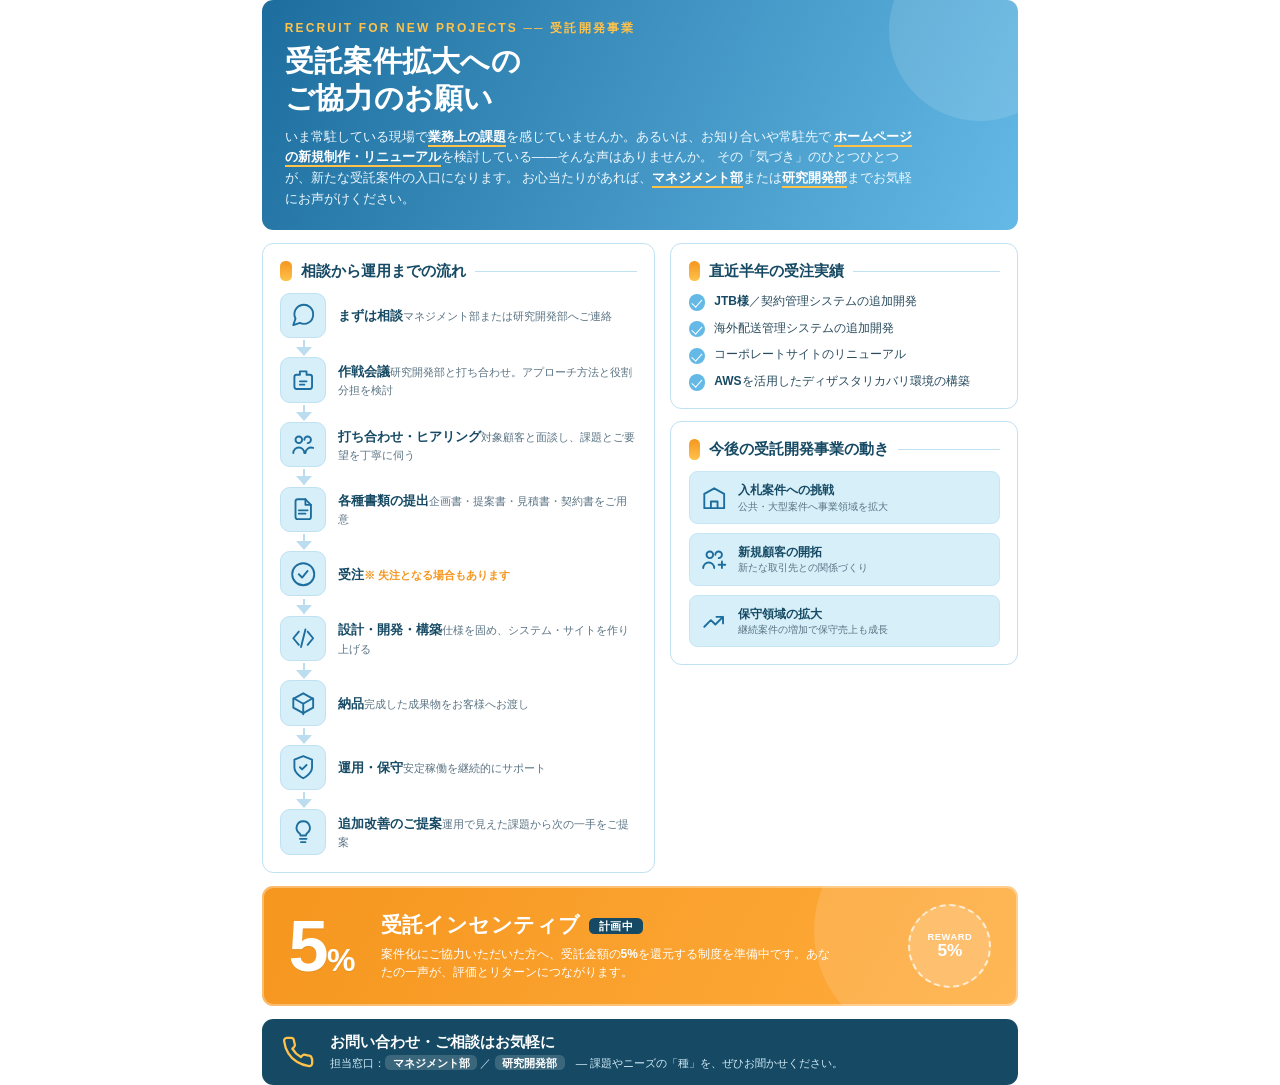
<file: flyers/jutaku-cooperation.html>
<!DOCTYPE html>
<html lang="ja">
<head>
<meta charset="UTF-8">
<meta name="viewport" content="width=device-width, initial-scale=1.0">
<title>受託案件拡大へのご協力のお願い</title>
<style>
  /* ===== 印刷設定: A4片面・四方0.5cmの出力余白を前提 ===== */
  @page { size: A4 portrait; margin: 5mm; }

  :root{
    --main:#64b9e6;        /* メインカラー */
    --main-d:#3897cc;      /* メインの濃色（見出し・グラデ用） */
    --main-dd:#1d6e9e;
    --sub:#d6eff9;         /* サブカラー */
    --accent:#f5961e;      /* 差し色：アンバー（補色位置・ハレーション抑制） */
    --accent-2:#ffc24b;    /* 差し色：イエロー（強調用） */
    --navy:#164a64;        /* 見出し・濃色テキスト */
    --ink:#274a5c;
    --line:#bfe1f2;
  }

  *{ box-sizing:border-box; margin:0; padding:0; }

  html,body{
    font-family:"Hiragino Kaku Gothic ProN","Yu Gothic",Meiryo,sans-serif;
    color:var(--ink);
    -webkit-print-color-adjust:exact;
    print-color-adjust:exact;
  }

  /* 刷り面（@page余白5mmの内側 ≒ 200×287mm） */
  .sheet{
    width:200mm;
    min-height:287mm;
    margin:0 auto;
    display:flex;
    flex-direction:column;
    gap:3.4mm;
  }

  /* ===== ヘッダー / ①お願い ===== */
  .header{
    background:linear-gradient(115deg,var(--main-dd),var(--main));
    color:#fff;
    border-radius:3mm;
    padding:5.4mm 6mm;
    position:relative;overflow:hidden;
  }
  .header::after{
    content:"";position:absolute;right:-14mm;top:-16mm;
    width:48mm;height:48mm;border-radius:50%;
    background:rgba(255,255,255,.12);
  }
  .eyebrow{
    font-size:9pt;letter-spacing:.18em;font-weight:700;
    color:var(--accent-2);margin-bottom:1.6mm;
  }
  .header h1{ font-size:22pt;line-height:1.24;font-weight:800;letter-spacing:.01em; }
  .header .lead{
    margin-top:2.8mm;font-size:9.6pt;line-height:1.62;max-width:168mm;color:#eef8ff;
  }
  .header .lead b{ color:#fff;border-bottom:2px solid var(--accent-2);padding-bottom:1px; }

  /* ===== セクション見出し（番号なし・アクセントバー） ===== */
  .sec-title{
    display:flex;align-items:center;gap:2.4mm;
    font-size:11.5pt;font-weight:800;color:var(--navy);
    margin-bottom:3mm;
  }
  .sec-title::before{
    content:"";width:3mm;height:5.4mm;border-radius:1.4mm;
    background:linear-gradient(var(--accent),var(--accent-2));flex:0 0 auto;
  }
  .sec-title .bar{ flex:1;height:1px;background:var(--line); }

  /* ===== 中段 2カラム ===== */
  .grid{ display:flex;gap:4mm;flex:1; }
  .col-left{ flex:0 0 104mm; }
  .col-right{ flex:1;display:flex;flex-direction:column;gap:3.4mm; }

  .card{
    border:1px solid var(--line);border-radius:3mm;background:#fff;
    padding:4.4mm 4.6mm;
  }
  .col-left.card{ display:flex;flex-direction:column; }

  /* ===== ②フロー（拡大） ===== */
  .flow{ list-style:none;flex:1;display:flex;flex-direction:column;justify-content:space-between; }
  .step{ display:flex;align-items:center;gap:3.2mm; }
  .step .icon{
    flex:0 0 auto;width:12mm;height:12mm;border-radius:2.6mm;
    background:var(--sub);border:1px solid #bfe1f2;
    display:flex;align-items:center;justify-content:center;
  }
  .step .icon svg{ width:7mm;height:7mm;stroke:var(--main-dd);fill:none;stroke-width:1.7;stroke-linecap:round;stroke-linejoin:round; }
  .step .body{ flex:1; }
  .step .body .t{ font-size:10pt;font-weight:800;color:var(--navy);line-height:1.3; }
  .step .body .d{ font-size:8pt;line-height:1.4;color:#5a7383;margin-top:.5mm; }
  .step .body .d.warn{ color:var(--accent);font-weight:700; }
  /* つなぎ矢印 */
  .arrow{ height:4mm;margin-left:6mm;position:relative; }
  .arrow::before{ content:"";position:absolute;left:0;top:0;bottom:0;width:2px;background:#bcdcef; }
  .arrow::after{
    content:"";position:absolute;left:-1.9mm;bottom:-.2mm;
    border-left:2.2mm solid transparent;border-right:2.2mm solid transparent;
    border-top:2.6mm solid #bcdcef;
  }

  /* ===== ③実績 ===== */
  .results{ list-style:none;display:flex;flex-direction:column;gap:2.4mm; }
  .results li{ display:flex;gap:2.4mm;align-items:flex-start;font-size:9pt;line-height:1.42; }
  .results li .chk{
    flex:0 0 auto;width:4.4mm;height:4.4mm;border-radius:50%;
    background:var(--main);margin-top:.3mm;position:relative;
  }
  .results li .chk::after{
    content:"";position:absolute;left:1.5mm;top:.8mm;width:1.3mm;height:2.3mm;
    border:solid #fff;border-width:0 1.3px 1.3px 0;transform:rotate(42deg);
  }
  .results li b{ color:var(--navy);font-weight:700; }

  /* ===== ④今後の動き ===== */
  .future{ display:flex;flex-direction:column;gap:2.4mm; }
  .future .item{
    display:flex;gap:2.8mm;align-items:center;
    background:var(--sub);border:1px solid #c7e6f5;border-radius:2.2mm;
    padding:2.6mm 3mm;font-size:9pt;line-height:1.35;
  }
  .future .item .ic{ flex:0 0 auto;width:7mm;height:7mm; }
  .future .item .ic svg{ width:7mm;height:7mm;stroke:var(--main-dd);fill:none;stroke-width:1.7;stroke-linecap:round;stroke-linejoin:round; }
  .future .item .tx b{ color:var(--navy); }
  .future .item .tx span{ display:block;font-size:7.6pt;color:#5a7383;margin-top:.3mm; }

  /* ===== 受託インセンティブ（下部・横いっぱい） ===== */
  .incentive{
    border-radius:3mm;color:#fff;overflow:hidden;position:relative;
    background:linear-gradient(120deg,var(--accent),#ffac3d);
    display:flex;align-items:center;
    padding:5mm 7mm;gap:7mm;
    box-shadow:inset 0 0 0 2px rgba(255,255,255,.35);
  }
  .incentive::after{
    content:"";position:absolute;right:-6mm;top:-18mm;
    width:60mm;height:60mm;border-radius:50%;background:rgba(255,255,255,.13);
  }
  .incentive .pct-wrap{ flex:0 0 auto;display:flex;align-items:baseline;gap:2mm;line-height:1; }
  .incentive .pct{ font-size:54pt;font-weight:900;letter-spacing:-.02em;text-shadow:0 1px 0 rgba(0,0,0,.08); }
  .incentive .pct .u{ font-size:24pt;font-weight:900; }
  .incentive .txt{ flex:1; }
  .incentive .txt .ttl{ font-size:16pt;font-weight:900;letter-spacing:.02em; }
  .incentive .txt .ttl small{
    font-size:8pt;font-weight:800;background:var(--navy);color:#fff;
    padding:.6mm 2.4mm;border-radius:1.4mm;margin-left:2.4mm;vertical-align:middle;letter-spacing:.06em;
  }
  .incentive .txt .desc{ font-size:9pt;line-height:1.5;margin-top:1.6mm;max-width:120mm; }
  .incentive .seal{
    flex:0 0 auto;width:22mm;height:22mm;border-radius:50%;
    background:rgba(255,255,255,.16);border:2px dashed rgba(255,255,255,.7);
    display:flex;flex-direction:column;align-items:center;justify-content:center;text-align:center;
  }
  .incentive .seal .a{ font-size:7pt;font-weight:800;letter-spacing:.06em; }
  .incentive .seal .b{ font-size:13pt;font-weight:900;line-height:1; }

  /* ===== お問い合わせ帯 ===== */
  .contact{
    background:var(--navy);color:#fff;border-radius:3mm;
    padding:3.6mm 5mm;display:flex;align-items:center;gap:4mm;
  }
  .contact .ico{ flex:0 0 auto;width:9mm;height:9mm; }
  .contact .ico svg{ width:9mm;height:9mm;stroke:var(--accent-2);fill:none;stroke-width:1.6;stroke-linecap:round;stroke-linejoin:round; }
  .contact .ctext .h{ font-size:11pt;font-weight:800; }
  .contact .ctext .s{ font-size:8.6pt;color:#cfe9f6;margin-top:.7mm;line-height:1.45; }
  .contact .ctext .s b{ color:#fff;background:rgba(255,255,255,.16);padding:.4mm 2mm;border-radius:1.4mm; }
</style>
</head>
<body>
<div class="sheet">

  <!-- ===== ヘッダー / ①ご協力のお願い ===== -->
  <header class="header">
    <div class="eyebrow">RECRUIT FOR NEW PROJECTS ── 受託開発事業</div>
    <h1>受託案件拡大への<br>ご協力のお願い</h1>
    <p class="lead">
      いま常駐している現場で<b>業務上の課題</b>を感じていませんか。あるいは、お知り合いや常駐先で
      <b>ホームページの新規制作・リニューアル</b>を検討している――そんな声はありませんか。
      その「気づき」のひとつひとつが、新たな受託案件の入口になります。
      お心当たりがあれば、<b>マネジメント部</b>または<b>研究開発部</b>までお気軽にお声がけください。
    </p>
  </header>

  <!-- ===== 中段 ===== -->
  <div class="grid">

    <!-- 左：②フロー（拡大） -->
    <section class="col-left card">
      <div class="sec-title">相談から運用までの流れ<span class="bar"></span></div>

      <ol class="flow">
        <li class="step">
          <span class="icon"><svg viewBox="0 0 24 24"><path d="M21 11.5a8.4 8.4 0 0 1-12 7.5L3 21l2-6a8.5 8.5 0 1 1 16-3.5Z"/></svg></span>
          <span class="body"><span class="t">まずは相談</span><span class="d">マネジメント部または研究開発部へご連絡</span></span>
        </li>
        <li class="arrow"></li>

        <li class="step">
          <span class="icon"><svg viewBox="0 0 24 24"><path d="M9 4h6M9 4v3H6a2 2 0 0 0-2 2v9a2 2 0 0 0 2 2h12a2 2 0 0 0 2-2V9a2 2 0 0 0-2-2h-3V4M9 13h6M9 16h4"/></svg></span>
          <span class="body"><span class="t">作戦会議</span><span class="d">研究開発部と打ち合わせ。アプローチ方法と役割分担を検討</span></span>
        </li>
        <li class="arrow"></li>

        <li class="step">
          <span class="icon"><svg viewBox="0 0 24 24"><path d="M16 11a3 3 0 1 0-3-3M8 11a3 3 0 1 0 0-6 3 3 0 0 0 0 6ZM3 20a5 5 0 0 1 10 0M14 20a5 5 0 0 1 7-4.6"/></svg></span>
          <span class="body"><span class="t">打ち合わせ・ヒアリング</span><span class="d">対象顧客と面談し、課題とご要望を丁寧に伺う</span></span>
        </li>
        <li class="arrow"></li>

        <li class="step">
          <span class="icon"><svg viewBox="0 0 24 24"><path d="M14 3H7a2 2 0 0 0-2 2v14a2 2 0 0 0 2 2h10a2 2 0 0 0 2-2V8l-5-5Z"/><path d="M14 3v5h5M8 13h8M8 16h6"/></svg></span>
          <span class="body"><span class="t">各種書類の提出</span><span class="d">企画書・提案書・見積書・契約書をご用意</span></span>
        </li>
        <li class="arrow"></li>

        <li class="step">
          <span class="icon"><svg viewBox="0 0 24 24"><path d="M12 22a10 10 0 1 0 0-20 10 10 0 0 0 0 20Z"/><path d="m8 12 3 3 5-6"/></svg></span>
          <span class="body"><span class="t">受注</span><span class="d warn">※ 失注となる場合もあります</span></span>
        </li>
        <li class="arrow"></li>

        <li class="step">
          <span class="icon"><svg viewBox="0 0 24 24"><path d="m16 18 5-6-5-6M8 6l-5 6 5 6M14 4l-4 16"/></svg></span>
          <span class="body"><span class="t">設計・開発・構築</span><span class="d">仕様を固め、システム・サイトを作り上げる</span></span>
        </li>
        <li class="arrow"></li>

        <li class="step">
          <span class="icon"><svg viewBox="0 0 24 24"><path d="M21 16V8l-9-5-9 5v8l9 5 9-5Z"/><path d="m3.3 7.5 8.7 5 8.7-5M12 22V12"/></svg></span>
          <span class="body"><span class="t">納品</span><span class="d">完成した成果物をお客様へお渡し</span></span>
        </li>
        <li class="arrow"></li>

        <li class="step">
          <span class="icon"><svg viewBox="0 0 24 24"><path d="M12 22s8-4 8-10V5l-8-3-8 3v7c0 6 8 10 8 10Z"/><path d="m9 12 2 2 4-4"/></svg></span>
          <span class="body"><span class="t">運用・保守</span><span class="d">安定稼働を継続的にサポート</span></span>
        </li>
        <li class="arrow"></li>

        <li class="step">
          <span class="icon"><svg viewBox="0 0 24 24"><path d="M9 18h6M10 21h4M12 2a6 6 0 0 0-3.5 10.9c.6.5 1 1.3 1 2.1h5c0-.8.4-1.6 1-2.1A6 6 0 0 0 12 2Z"/></svg></span>
          <span class="body"><span class="t">追加改善のご提案</span><span class="d">運用で見えた課題から次の一手をご提案</span></span>
        </li>
      </ol>
    </section>

    <!-- 右：③実績 ＋ ④今後 -->
    <div class="col-right">
      <section class="card">
        <div class="sec-title">直近半年の受注実績<span class="bar"></span></div>
        <ul class="results">
          <li><span class="chk"></span><span><b>JTB様</b>／契約管理システムの追加開発</span></li>
          <li><span class="chk"></span><span>海外配送管理システムの追加開発</span></li>
          <li><span class="chk"></span><span>コーポレートサイトのリニューアル</span></li>
          <li><span class="chk"></span><span><b>AWS</b>を活用したディザスタリカバリ環境の構築</span></li>
        </ul>
      </section>

      <section class="card">
        <div class="sec-title">今後の受託開発事業の動き<span class="bar"></span></div>
        <div class="future">
          <div class="item">
            <span class="ic"><svg viewBox="0 0 24 24"><path d="M3 21V8l9-5 9 5v13M9 21v-6h6v6M3 21h18"/></svg></span>
            <span class="tx"><b>入札案件への挑戦</b><span>公共・大型案件へ事業領域を拡大</span></span>
          </div>
          <div class="item">
            <span class="ic"><svg viewBox="0 0 24 24"><path d="M16 11a3 3 0 1 0-3-3M8 11a3 3 0 1 0 0-6 3 3 0 0 0 0 6ZM2 20a5 5 0 0 1 10 0M19 14v6M22 17h-6"/></svg></span>
            <span class="tx"><b>新規顧客の開拓</b><span>新たな取引先との関係づくり</span></span>
          </div>
          <div class="item">
            <span class="ic"><svg viewBox="0 0 24 24"><path d="M3 17l6-6 4 4 7-7M14 8h6v6"/></svg></span>
            <span class="tx"><b>保守領域の拡大</b><span>継続案件の増加で保守売上も成長</span></span>
          </div>
        </div>
      </section>
    </div>
  </div>

  <!-- ===== 受託インセンティブ（下部・横いっぱい） ===== -->
  <section class="incentive">
    <div class="pct-wrap"><span class="pct">5<span class="u">%</span></span></div>
    <div class="txt">
      <div class="ttl">受託インセンティブ<small>計画中</small></div>
      <div class="desc">案件化にご協力いただいた方へ、受託金額の<b>5%</b>を還元する制度を準備中です。あなたの一声が、評価とリターンにつながります。</div>
    </div>
    <div class="seal"><span class="a">REWARD</span><span class="b">5%</span></div>
  </section>

  <!-- ===== お問い合わせ ===== -->
  <div class="contact">
    <span class="ico"><svg viewBox="0 0 24 24"><path d="M22 16.9v3a2 2 0 0 1-2.2 2 19.8 19.8 0 0 1-8.6-3 19.5 19.5 0 0 1-6-6 19.8 19.8 0 0 1-3-8.7A2 2 0 0 1 4.1 2h3a2 2 0 0 1 2 1.7c.1.9.3 1.8.6 2.7a2 2 0 0 1-.5 2.1L8 9.6a16 16 0 0 0 6 6l1.1-1.1a2 2 0 0 1 2.1-.5c.9.3 1.8.5 2.7.6a2 2 0 0 1 1.7 2Z"/></svg></span>
    <div class="ctext">
      <div class="h">お問い合わせ・ご相談はお気軽に</div>
      <div class="s">担当窓口：<b>マネジメント部</b> ／ <b>研究開発部</b>　— 課題やニーズの「種」を、ぜひお聞かせください。</div>
    </div>
  </div>

</div>
</body>
</html>
</file>
<file: site/css/style.css>
/* ============================================================
   Kenesis トップページ  style.css
   - カラートークンは :root に集約（緑系メイン + アクセント1色 / 白背景）
   - モバイルファースト（既定=縦積み → min-width で2カラム）
   - 依存なし（素のCSS）。Lighthouse対策で外部リソース不使用
   ============================================================ */

:root {
  /* 背景: 白〜白に近い色 */
  --color-bg:        #ffffff;
  --color-surface:   #f6faf7;   /* わずかに緑寄りのオフホワイト（カード/帯背景） */

  /* メインカラー: 緑系 */
  --color-primary:        #1f7a4d;  /* 主要ボタン・見出しアクセント（白地でコントラスト比 4.9:1） */
  --color-primary-dark:   #14603b;  /* hover/active */
  --color-primary-light:  #d8efe2;  /* 淡い緑の面・帯 */

  /* アクセント1色のみ */
  --color-accent:        #a85909;   /* 暖色アクセント（白文字で 5.12:1。AA基準を満たすため濃いめに調整） */
  --color-accent-dark:   #884706;

  /* テキスト */
  --color-text:       #1a2b22;      /* 本文（白地で 14:1 超） */
  --color-text-muted: #43574c;      /* 補足（白地で約 7:1） */
  --color-on-primary: #ffffff;      /* 緑ボタン上の文字（緑地で 4.9:1） */

  /* 寸法・余白トークン（2事業カードの寸法共通化にも使用） */
  --space-section: clamp(48px, 8vw, 96px);
  --space-gap:     clamp(20px, 4vw, 32px);
  --radius:        12px;
  --maxw:          1120px;

  /* 2事業カード共通寸法（対等提示の機械的保証） */
  --card-pad:      clamp(20px, 4vw, 32px);
  --card-radius:   var(--radius);
  --card-icon:     56px;

  --font-base: -apple-system, BlinkMacSystemFont, "Hiragino Sans",
               "Hiragino Kaku Gothic ProN", "Noto Sans JP", "Segoe UI",
               Meiryo, sans-serif;
}

/* ---------- リセット / ベース ---------- */
*,
*::before,
*::after { box-sizing: border-box; }

html { -webkit-text-size-adjust: 100%; }

body {
  margin: 0;
  font-family: var(--font-base);
  color: var(--color-text);
  background: var(--color-bg);
  line-height: 1.7;
  /* 横スクロール防止の保険 */
  overflow-x: hidden;
}

img, svg { max-width: 100%; height: auto; display: block; }

a { color: var(--color-primary); }

h1, h2, h3, p, ul, figure, blockquote { margin: 0; }
ul { list-style: none; padding: 0; }

/* キーボードフォーカスの可視化（全インタラクティブ要素共通） */
:focus-visible {
  outline: 3px solid var(--color-accent);
  outline-offset: 2px;
  border-radius: 4px;
}

.container {
  width: 100%;
  max-width: var(--maxw);
  margin-inline: auto;
  padding-inline: clamp(16px, 5vw, 32px);
}

.skip-link {
  position: absolute;
  left: 8px;
  top: -48px;
  background: var(--color-primary);
  color: var(--color-on-primary);
  padding: 8px 16px;
  border-radius: 6px;
  z-index: 100;
  transition: top .15s ease;
}
.skip-link:focus { top: 8px; }

/* ---------- ボタン（CTA） ---------- */
.btn {
  display: inline-flex;
  align-items: center;
  justify-content: center;
  /* タップ領域 最小 44x44px */
  min-height: 44px;
  min-width: 44px;
  padding: 12px 24px;
  border-radius: 999px;
  font-weight: 700;
  font-size: 1rem;
  text-decoration: none;
  border: 2px solid transparent;
  cursor: pointer;
  transition: background-color .15s ease, color .15s ease, border-color .15s ease;
}
.btn--primary {
  background: var(--color-primary);
  color: var(--color-on-primary);
  border-color: var(--color-primary);
}
.btn--primary:hover { background: var(--color-primary-dark); border-color: var(--color-primary-dark); }

.btn--secondary {
  background: transparent;
  color: var(--color-primary);
  border-color: var(--color-primary);
}
.btn--secondary:hover { background: var(--color-primary-light); }

.btn--accent {
  background: var(--color-accent);
  color: #ffffff;
  border-color: var(--color-accent);
}
.btn--accent:hover { background: var(--color-accent-dark); border-color: var(--color-accent-dark); }

/* ---------- 共通セクション ---------- */
.section { padding-block: var(--space-section); }

.section__title {
  font-size: clamp(1.5rem, 5vw, 2rem);
  line-height: 1.35;
  color: var(--color-text);
}
.section__title::after {
  content: "";
  display: block;
  width: 48px;
  height: 4px;
  margin-top: 12px;
  background: var(--color-primary);
  border-radius: 2px;
}
.section__lead {
  margin-top: 16px;
  color: var(--color-text-muted);
  max-width: 60ch;
}

/* ============================================================
   ヘッダー / ナビ
   ============================================================ */
.site-header {
  position: sticky;
  top: 0;
  z-index: 50;
  background: rgba(255, 255, 255, .92);
  backdrop-filter: saturate(120%) blur(6px);
  border-bottom: 1px solid var(--color-primary-light);
}
.site-header__inner {
  display: flex;
  align-items: center;
  justify-content: space-between;
  min-height: 64px;
}
.site-header__logo { display: inline-flex; }

.nav-toggle {
  display: inline-flex;
  flex-direction: column;
  justify-content: center;
  gap: 5px;
  width: 44px;
  height: 44px;
  padding: 10px;
  background: transparent;
  border: none;
  cursor: pointer;
}
.nav-toggle__bar {
  display: block;
  height: 2px;
  width: 100%;
  background: var(--color-text);
  border-radius: 2px;
  transition: transform .2s ease, opacity .2s ease;
}
.nav-toggle[aria-expanded="true"] .nav-toggle__bar:nth-child(1) { transform: translateY(7px) rotate(45deg); }
.nav-toggle[aria-expanded="true"] .nav-toggle__bar:nth-child(2) { opacity: 0; }
.nav-toggle[aria-expanded="true"] .nav-toggle__bar:nth-child(3) { transform: translateY(-7px) rotate(-45deg); }

/* モバイル: ナビは折りたたみ（既定は閉じる） */
.primary-nav {
  position: absolute;
  top: 100%;
  left: 0;
  right: 0;
  background: var(--color-bg);
  border-bottom: 1px solid var(--color-primary-light);
  max-height: 0;
  overflow: hidden;
  transition: max-height .25s ease;
}
.primary-nav.is-open { max-height: 60vh; }
.primary-nav__list {
  display: flex;
  flex-direction: column;
  gap: 4px;
  padding: 12px clamp(16px, 5vw, 32px) 20px;
}
.primary-nav__list a {
  display: flex;
  align-items: center;
  min-height: 44px;
  text-decoration: none;
  color: var(--color-text);
  font-weight: 600;
}
.primary-nav__cta {
  color: var(--color-primary) !important;
  font-weight: 700;
}

/* ============================================================
   FV（ファーストビュー）
   DOM順: テキスト → ビジュアル → CTA
   ============================================================ */
.fv {
  background:
    radial-gradient(120% 80% at 100% 0%, var(--color-primary-light) 0%, transparent 60%),
    var(--color-bg);
  padding-block: clamp(40px, 8vw, 80px);
}
.fv__inner {
  display: grid;
  grid-template-columns: 1fr;     /* モバイル: 1カラム縦積み */
  gap: var(--space-gap);
  align-items: center;
}
.fv__eyebrow {
  display: inline-block;
  font-weight: 700;
  letter-spacing: .08em;
  color: var(--color-primary-dark);
  background: var(--color-primary-light);
  padding: 4px 12px;
  border-radius: 999px;
  font-size: .85rem;
}
.fv__title {
  margin-top: 16px;
  font-size: clamp(1.8rem, 7vw, 3rem);
  line-height: 1.3;
  letter-spacing: .01em;
}
.fv__sub {
  margin-top: 16px;
  color: var(--color-text-muted);
  max-width: 52ch;
}

/* FV ビジュアル（写真領域=CSSグラデーションのプレースホルダ / 3レイヤーをクロスフェード） */
.fv__visual { display: flex; flex-direction: column; gap: 12px; }
.fv__photo-stage {
  position: relative;
  width: 100%;
  aspect-ratio: 4 / 3;            /* 差し替え時も枠を固定（CLS防止） */
  border-radius: var(--radius);
  overflow: hidden;
}
.fv__photo {
  position: absolute;
  inset: 0;
  opacity: 0;
  transition: opacity .8s ease;   /* クロスフェード */
}
.fv__photo.is-active { opacity: 1; }
.fv__photo--1 { background: linear-gradient(135deg, #2f9c66 0%, #1f7a4d 55%, #14603b 100%); }
.fv__photo--2 { background: linear-gradient(135deg, #3aa0a0 0%, #1f7a4d 60%, #13564a 100%); }
.fv__photo--3 { background: linear-gradient(135deg, #79c25a 0%, #2f9c66 55%, #1f7a4d 100%); }
.fv__accent {
  position: absolute;
  inset: 0;
  margin: auto;
  width: 70%;
  height: 70%;
}

/* h1 は静的。切替テキスト領域（eyebrow＋sub）のみフェードスルーで内容差し替え（JSが内容更新） */
.fv__copy { margin-top: 16px; transition: opacity .4s ease; }
.fv__copy.is-leaving { opacity: 0; }

/* FV スライドコントロール（ドット＋一時停止/再生ボタン） */
.fv__controls {
  display: flex;
  flex-wrap: wrap;
  align-items: center;
  justify-content: center;
  gap: 12px;
}

/* スライド切替ドット（タップ領域44px・内側に視覚ドット） */
.fv__dots { display: flex; justify-content: center; gap: 8px; }
.fv__dot {
  width: 44px;
  height: 44px;
  padding: 0;
  border: none;
  background: transparent;
  cursor: pointer;
  display: inline-flex;
  align-items: center;
  justify-content: center;
}
.fv__dot::before {
  content: "";
  width: 10px;
  height: 10px;
  border-radius: 50%;
  background: var(--color-primary-light);
  border: 1px solid var(--color-primary);
  transition: background-color .2s ease, transform .2s ease;
}
.fv__dot.is-active::before { background: var(--color-primary); transform: scale(1.25); }

/* 一時停止/再生ボタン（WCAG 2.2.2。タップ領域44px・aria-pressed=true で停止中＝再生アイコン） */
.fv__playpause {
  display: inline-flex;
  align-items: center;
  gap: 8px;
  min-height: 44px;
  min-width: 44px;
  padding: 8px 16px;
  background: var(--color-surface);
  border: 1px solid var(--color-primary);
  border-radius: 999px;
  color: var(--color-primary-dark);
  font-weight: 700;
  font-size: .85rem;
  cursor: pointer;
}
.fv__playpause:hover { background: var(--color-primary-light); }
/* 再生中（aria-pressed=false）= 一時停止アイコン（二本バー） */
.fv__playpause-icon {
  flex: 0 0 auto;
  width: 12px;
  height: 12px;
  box-sizing: border-box;
  border-left: 4px solid currentColor;
  border-right: 4px solid currentColor;
}
/* 停止中（aria-pressed=true）= 再生アイコン（三角） */
.fv__playpause[aria-pressed="true"] .fv__playpause-icon {
  width: 0;
  height: 0;
  border-left: 12px solid currentColor;
  border-right: 0;
  border-top: 7px solid transparent;
  border-bottom: 7px solid transparent;
}

/* FV CTA 並置 */
.fv__cta {
  display: flex;
  flex-wrap: wrap;
  gap: 12px;
}
.fv__cta .btn { flex: 1 1 auto; }

/* ============================================================
   事業紹介（2事業 対等）
   ============================================================ */
.business { background: var(--color-bg); }

.biz-grid {
  margin-top: var(--space-gap);
  display: grid;
  grid-template-columns: 1fr;     /* モバイル: 縦積み */
  gap: var(--space-gap);
}
/* 同一クラス・同一寸法のカード（対等提示をCSS変数で機械的に保証） */
.biz-card {
  display: flex;
  flex-direction: column;
  padding: var(--card-pad);
  background: var(--color-surface);
  border: 1px solid var(--color-primary-light);
  border-radius: var(--card-radius);
  height: 100%;
}
.biz-card__icon {
  width: var(--card-icon);
  height: var(--card-icon);
  display: grid;
  place-items: center;
  background: var(--color-primary-light);
  border-radius: 14px;
  margin-bottom: 16px;
}
.biz-card__icon svg { width: 60%; height: 60%; }
.biz-card__title { font-size: 1.25rem; }
.biz-card__desc {
  margin-top: 10px;
  color: var(--color-text-muted);
  flex: 1 1 auto;       /* 説明文量が違ってもカード下端のリンク位置を揃える */
}
.biz-card__link {
  display: inline-flex;
  align-items: center;
  min-height: 44px;
  margin-top: 16px;
  font-weight: 700;
  color: var(--color-primary);
  text-decoration: none;
}
.biz-card__link::after { content: " →"; white-space: pre; }
.biz-card__link:hover { color: var(--color-primary-dark); text-decoration: underline; }

/* ============================================================
   メディア（写真領域プレースホルダ・採用/会社で共用）
   実写真支給時はこの要素を <img> に差し替え（aspect-ratioで枠固定・CLS防止）
   ============================================================ */
.media-photo {
  width: 100%;
  aspect-ratio: 4 / 3;
  border-radius: var(--radius);
  background:
    linear-gradient(135deg, #2f9c66 0%, #1f7a4d 55%, #14603b 100%);
}

/* ============================================================
   採用情報（SES）/ 会社案内（テキスト＋ビジュアルの2カラム）
   ============================================================ */
.recruit {
  background:
    linear-gradient(135deg, var(--color-primary-light) 0%, var(--color-surface) 100%);
}
.company { background: var(--color-bg); }

.recruit__inner,
.company__inner {
  display: grid;
  grid-template-columns: 1fr;     /* モバイル: 縦積み（テキスト→ビジュアル） */
  gap: var(--space-gap);
  align-items: center;
}
.recruit__note {
  margin-top: 12px;
  color: var(--color-text-muted);
  font-size: .85rem;
}
.recruit .btn,
.company .btn { margin-top: 24px; }

/* ============================================================
   お知らせ（最新3件 + 一覧リンク）
   ============================================================ */
.news { background: var(--color-surface); }
.news__head {
  display: flex;
  flex-wrap: wrap;
  align-items: baseline;
  justify-content: space-between;
  gap: 12px;
}
.news__more {
  font-weight: 700;
  color: var(--color-primary);
  text-decoration: none;
  min-height: 44px;
  display: inline-flex;
  align-items: center;
}
.news__more::after { content: " →"; white-space: pre; }
.news__more:hover { color: var(--color-primary-dark); text-decoration: underline; }

.news__list {
  margin-top: var(--space-gap);
  border-top: 1px solid var(--color-primary-light);
}
.news__item { border-bottom: 1px solid var(--color-primary-light); }
.news__link {
  display: flex;
  flex-direction: column;     /* モバイル: 日付の下にタイトル */
  gap: 2px;
  padding: 14px 4px;
  min-height: 44px;
  text-decoration: none;
  color: var(--color-text);
}
.news__link:hover { color: var(--color-primary-dark); }
.news__link:hover .news__title { text-decoration: underline; }
.news__date {
  flex: 0 0 auto;
  color: var(--color-text-muted);
  font-size: .85rem;
  font-variant-numeric: tabular-nums;
}
.news__title { font-weight: 600; }
.news__note { margin-top: 12px; color: var(--color-text-muted); font-size: .85rem; }

/* ============================================================
   お問い合わせ
   ============================================================ */
.contact { background: var(--color-bg); text-align: center; }
.contact__inner { max-width: 720px; margin-inline: auto; }
.contact .section__title { display: inline-block; }
.contact .section__title::after { margin-inline: auto; }
.contact .section__lead { margin-inline: auto; }
.contact__actions {
  margin-top: 28px;
  display: flex;
  flex-wrap: wrap;
  gap: 12px;
  justify-content: center;
}
.contact__actions .btn { flex: 1 1 240px; }
.contact__note { margin-top: 16px; color: var(--color-text-muted); font-size: .85rem; }

/* ============================================================
   フッター
   ============================================================ */
.site-footer {
  background: var(--color-text);
  color: #e8efe9;
  padding-block: 40px;
}
.site-footer__inner { display: grid; grid-template-columns: 1fr; gap: 28px 24px; }
.site-footer__brand { font-weight: 800; font-size: 1.25rem; color: #fff; }
.site-footer__desc { margin-top: 8px; color: #aebfb5; font-size: .9rem; max-width: 36ch; }
.site-footer__heading { font-weight: 700; color: #fff; margin-bottom: 6px; }
.site-footer__col ul { display: flex; flex-direction: column; gap: 2px; }
.site-footer__col a {
  color: #cfe0d6;
  text-decoration: none;
  min-height: 44px;
  display: inline-flex;
  align-items: center;
}
.site-footer__col a:hover { color: #fff; text-decoration: underline; }
.site-footer__copy { color: #aebfb5; font-size: .85rem; }

/* ============================================================
   スクロール連動「ふわっと」表示（reveal）
   - .reveal-ready は JS有効時のみ <html> に付与（JS無効/縮退時は通常表示でFOUCなし）
   - 下から24px＋フェードイン。ease-outで軽く浮き上がる
   ============================================================ */
.reveal-ready .reveal {
  opacity: 0;
  transform: translateY(24px);
  transition:
    opacity .7s cubic-bezier(.16, 1, .3, 1),
    transform .7s cubic-bezier(.16, 1, .3, 1);
  will-change: opacity, transform;
}
.reveal-ready .reveal.is-visible {
  opacity: 1;
  transform: none;
}
@media (prefers-reduced-motion: reduce) {
  .reveal-ready .reveal { opacity: 1; transform: none; transition: none; }
}

/* ============================================================
   レスポンシブ（min-width で2カラムへ拡張）
   ============================================================ */
@media (min-width: 768px) {
  /* ナビ: ハンバーガーを隠し横並びに */
  .nav-toggle { display: none; }
  .primary-nav {
    position: static;
    max-height: none;
    overflow: visible;
    background: transparent;
    border: none;
  }
  .primary-nav__list {
    flex-direction: row;
    align-items: center;
    gap: 24px;
    padding: 0;
  }
  .primary-nav__cta {
    background: var(--color-primary);
    color: var(--color-on-primary) !important;
    padding: 8px 18px;
    border-radius: 999px;
  }

  /* FV: 左テキスト / 右ビジュアルの2カラム。
     grid-template-areas でDOM順(テキスト→ビジュアル→CTA)を保ちつつ配置 */
  .fv__inner {
    grid-template-columns: 1fr 1fr;
    grid-template-areas:
      "text   visual"
      "cta    visual";
    column-gap: clamp(32px, 5vw, 64px);
    align-items: center;
  }
  .fv__text   { grid-area: text; }
  .fv__visual { grid-area: visual; align-self: stretch; }
  .fv__cta    { grid-area: cta; align-self: start; }
  .fv__cta .btn { flex: 0 0 auto; }
  .fv__photo-stage { flex: 1; aspect-ratio: auto; min-height: 320px; }

  /* 事業紹介: 横並び2カラム（同一寸法） */
  .biz-grid { grid-template-columns: 1fr 1fr; }

  /* お知らせ: 日付とタイトルを横並びに */
  .news__link { flex-direction: row; align-items: baseline; gap: 24px; }
  .news__date { min-width: 6.5em; }

  /* 採用 / 会社案内: テキストとビジュアルの2カラム */
  .recruit__inner { grid-template-columns: 1.05fr 1fr; }   /* テキスト左・ビジュアル右 */
  .company__inner { grid-template-columns: 1fr 1.05fr; }   /* ビジュアル左・テキスト右 */
  .company__visual { order: -1; }                           /* DOMはテキスト先・表示はビジュアル左 */

  /* フッター: 4カラム */
  .site-footer__inner {
    grid-template-columns: 1.6fr 1fr 1fr 1fr;
    align-items: start;
  }
  .site-footer__copy {
    grid-column: 1 / -1;
    border-top: 1px solid rgba(255, 255, 255, .12);
    padding-top: 16px;
  }
}

@media (min-width: 1024px) {
  .fv__title { font-size: 3rem; }
}

/* ---------- モーション低減 ---------- */
@media (prefers-reduced-motion: reduce) {
  * { transition-duration: .001ms !important; animation-duration: .001ms !important; }
}
</file>
